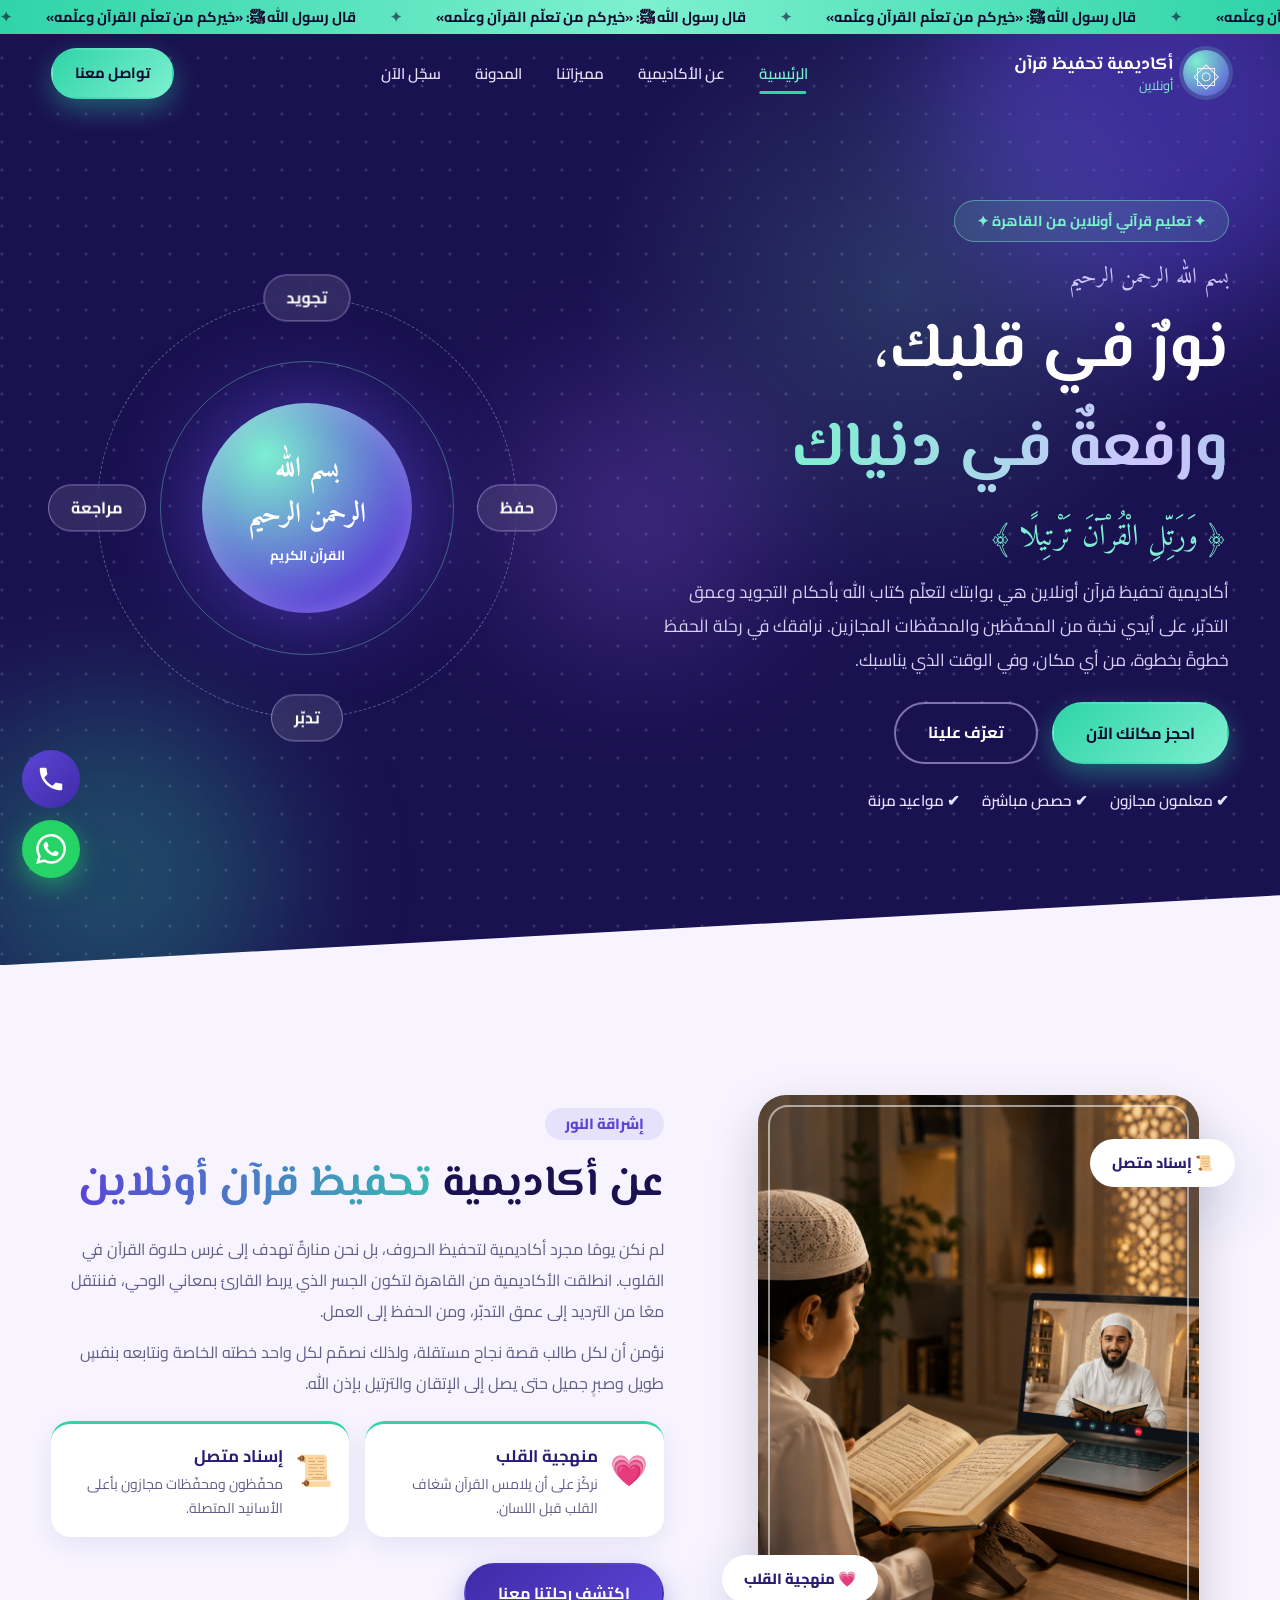
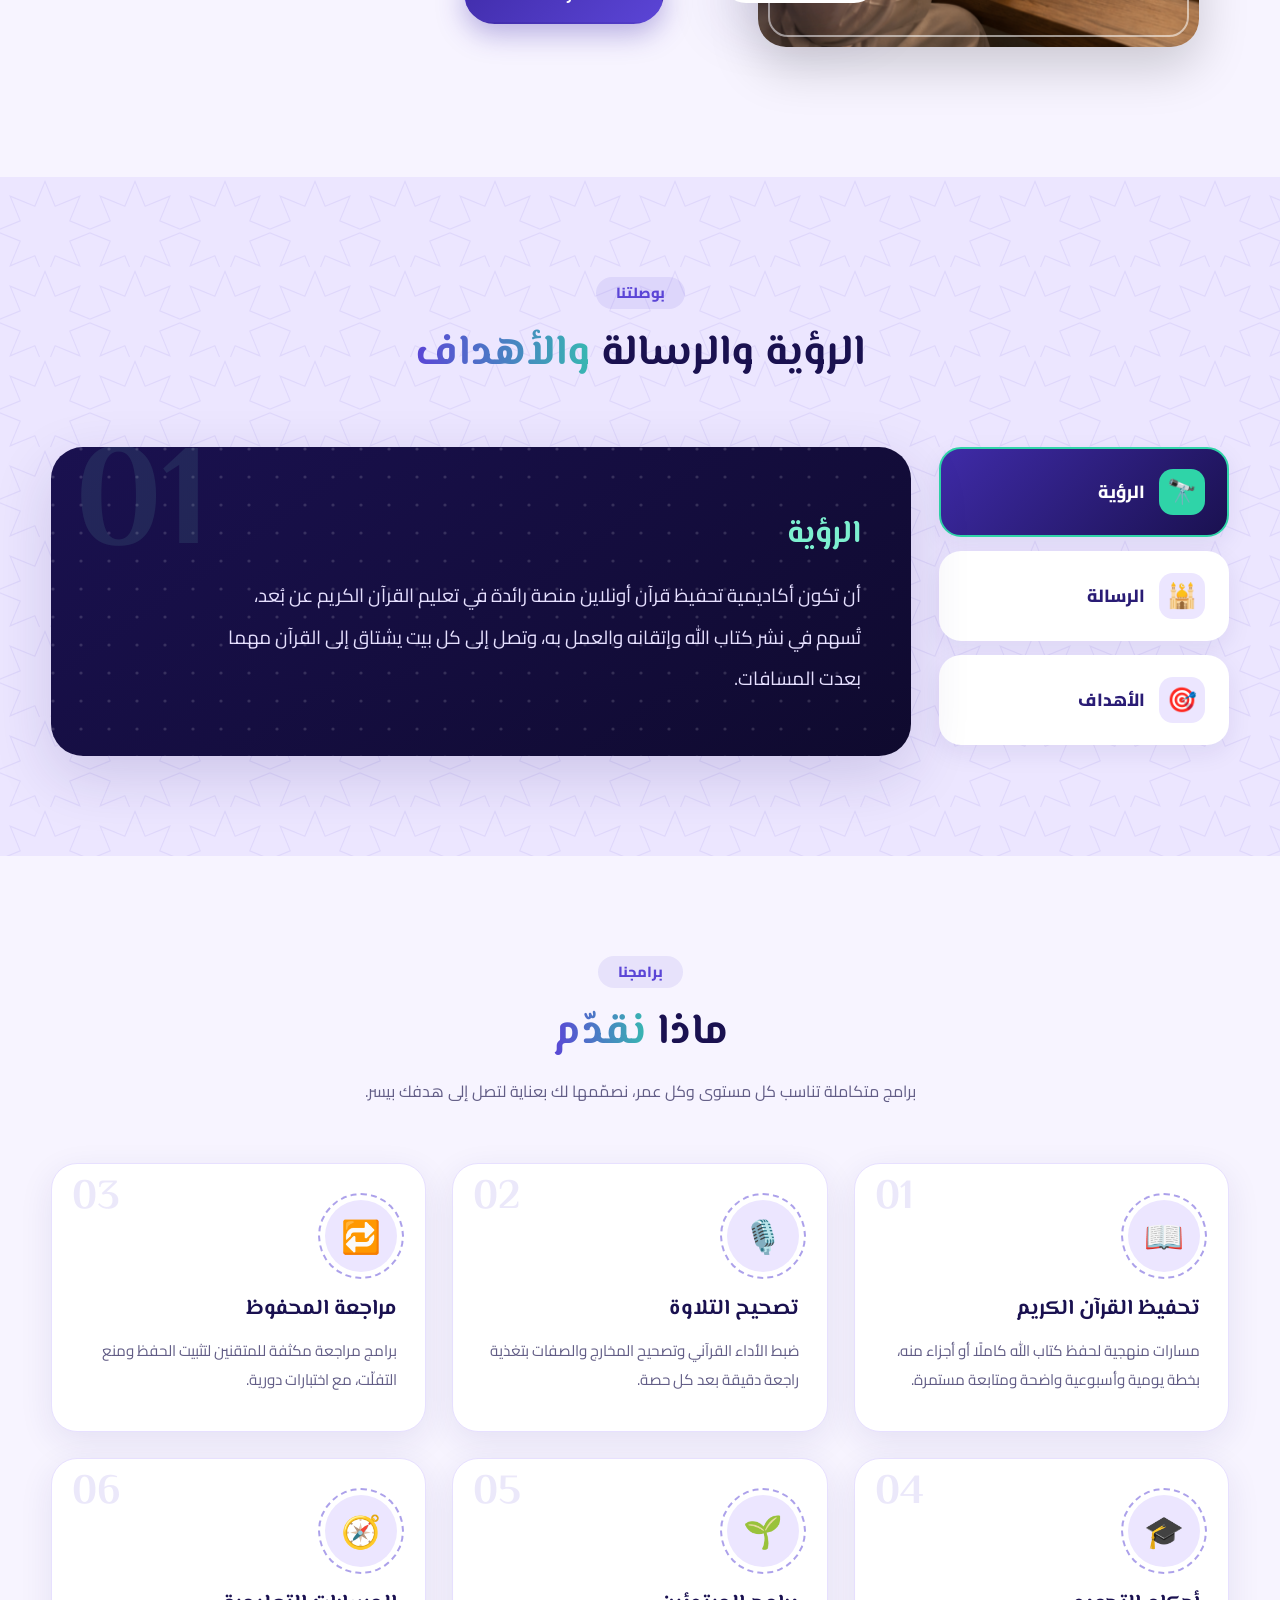
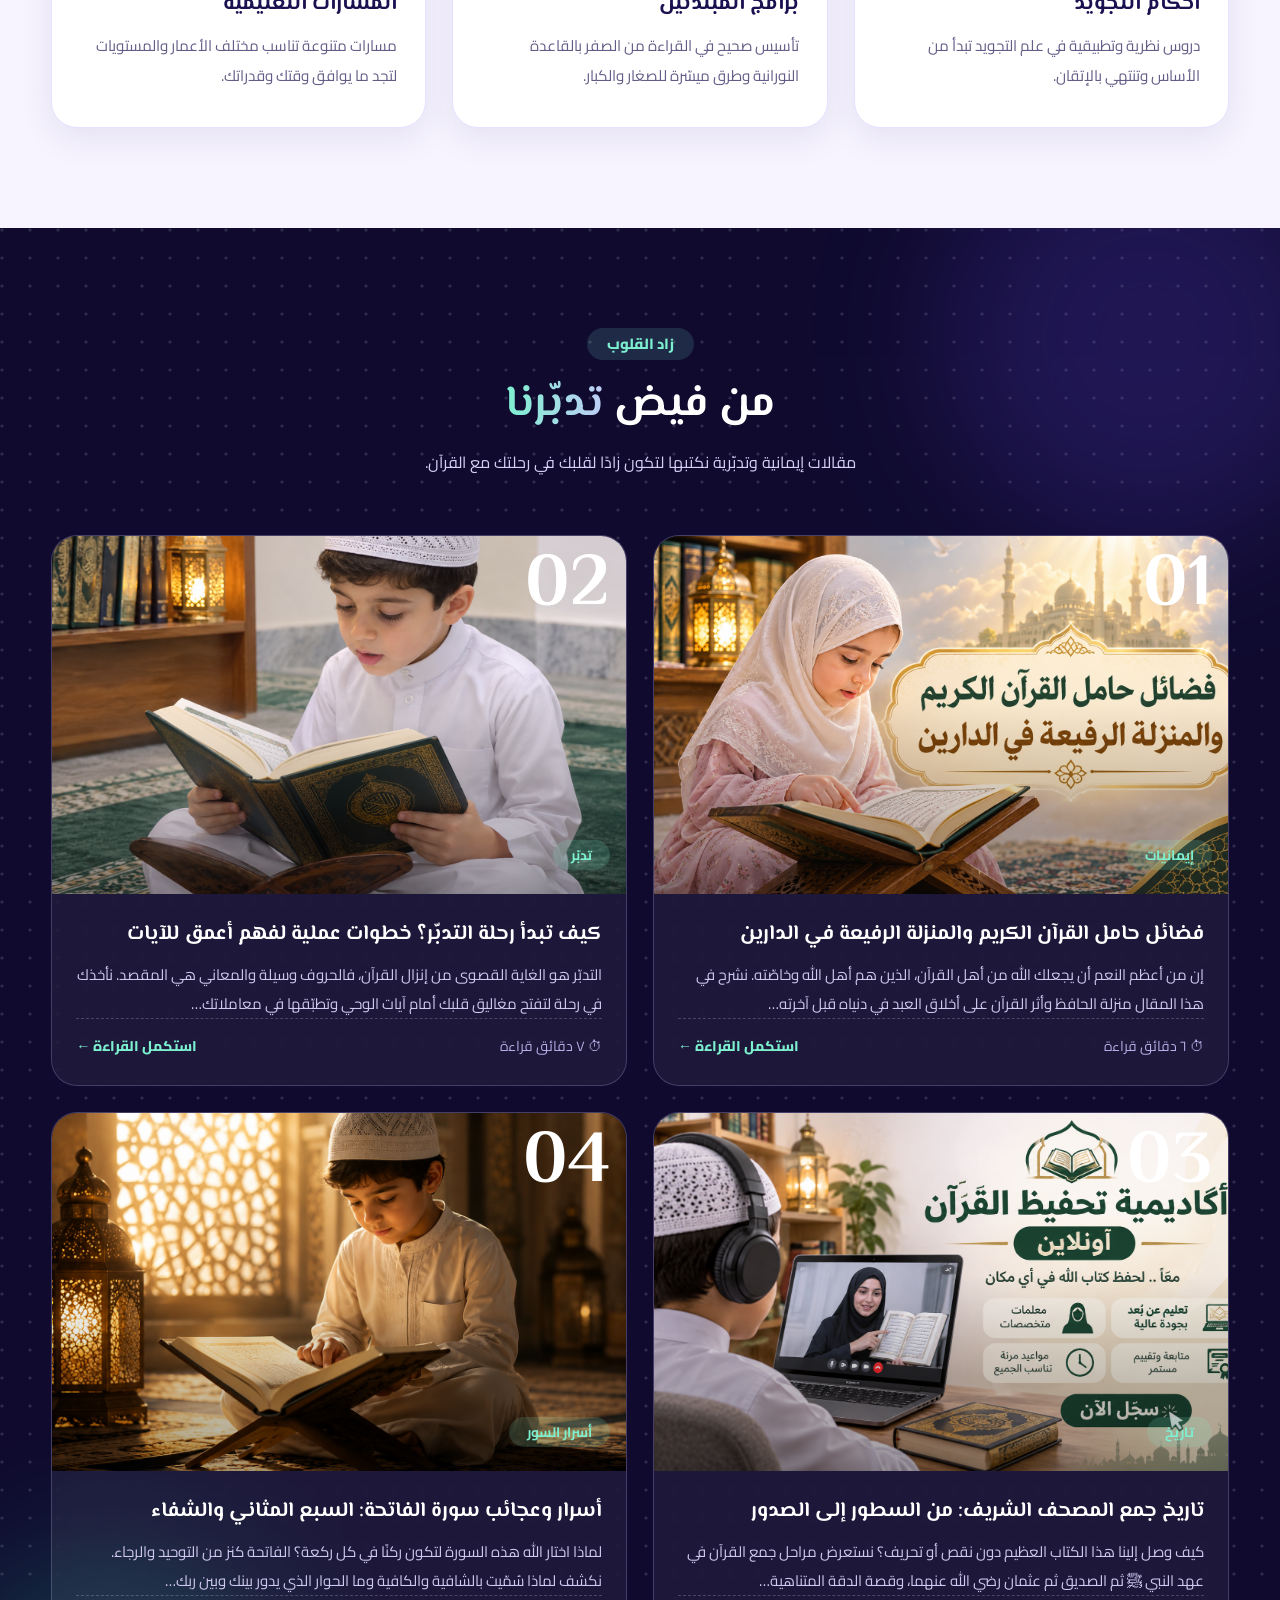
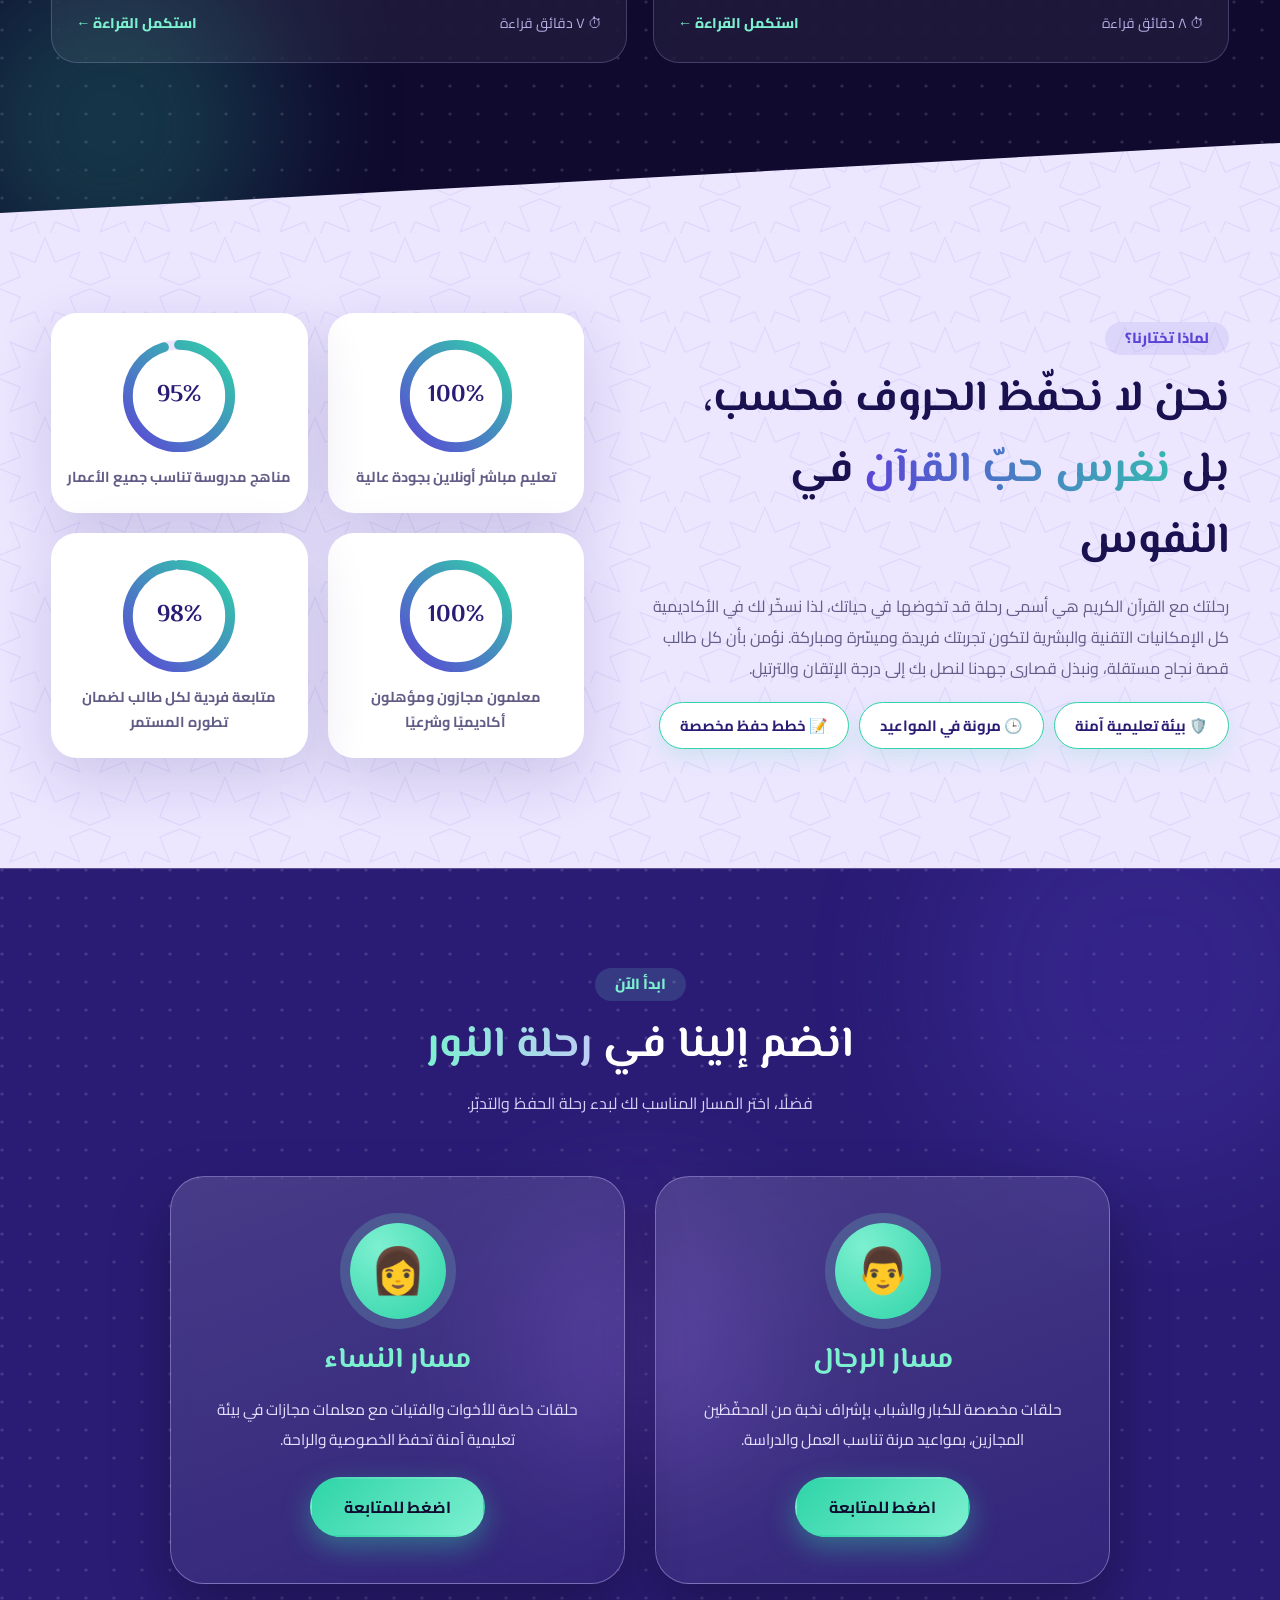
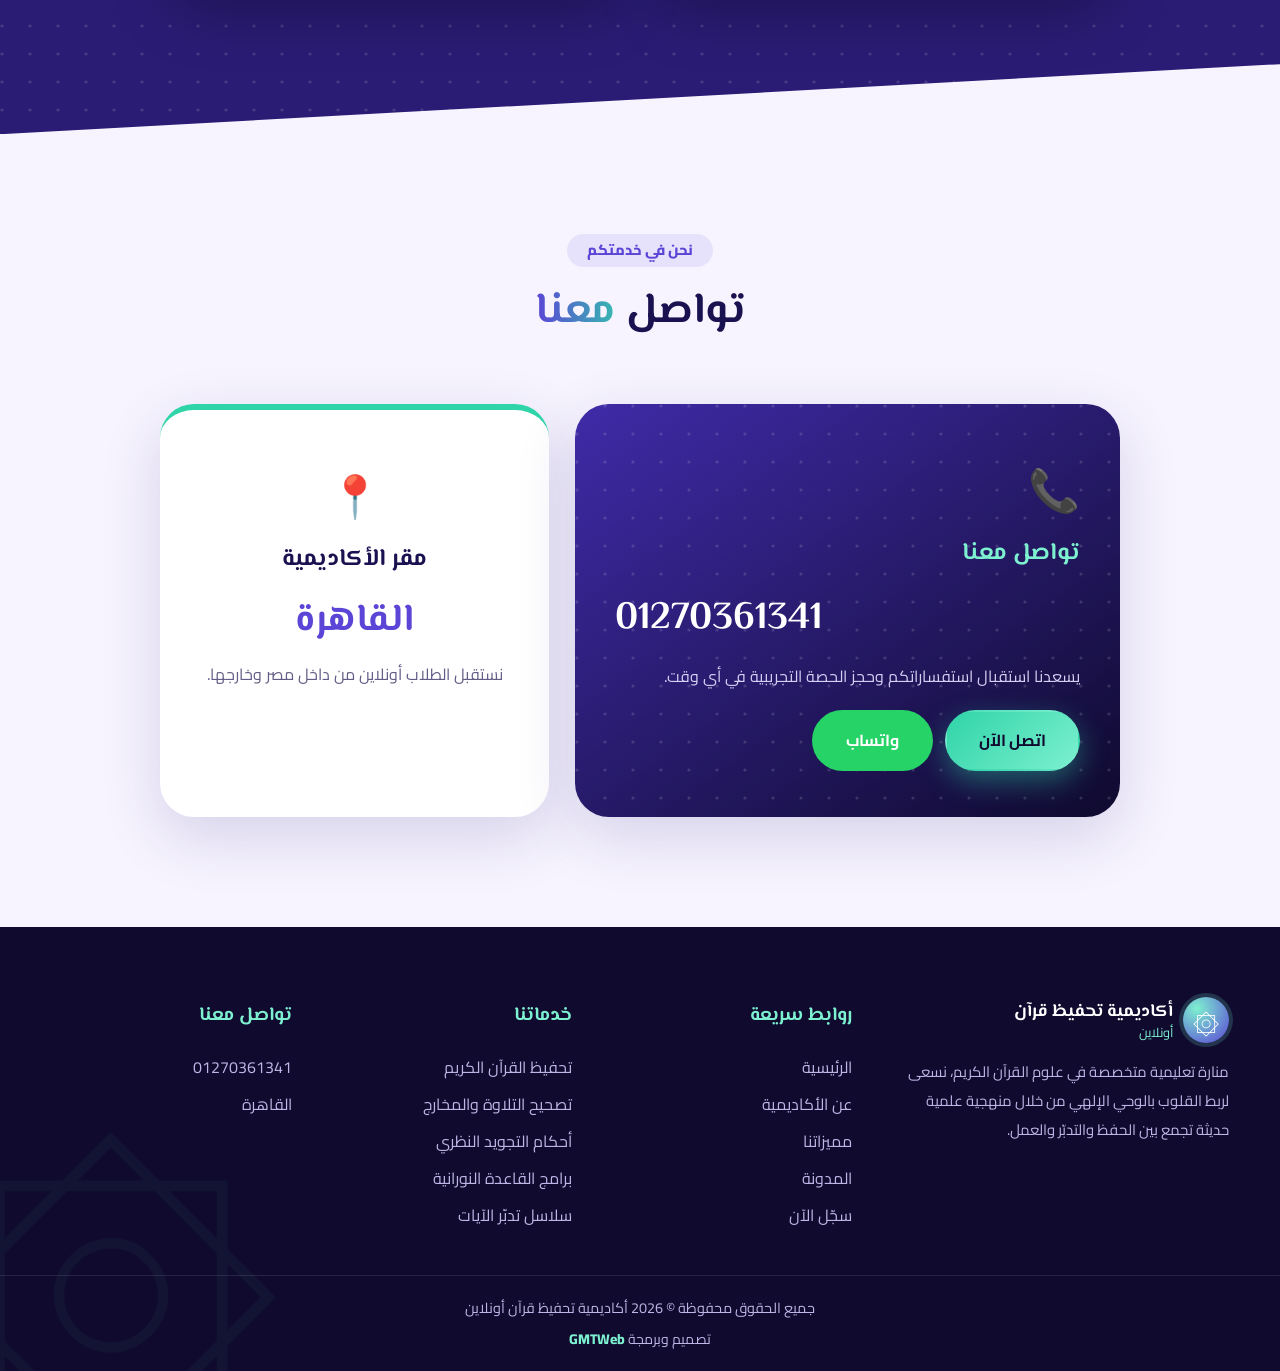
<file: index.html>
<!DOCTYPE html>
<html lang="ar" dir="rtl">
<head>
  <meta charset="UTF-8">
  <meta name="viewport" content="width=device-width, initial-scale=1.0">
  <title>أكاديمية تحفيظ قرآن أونلاين | القاهرة</title>
  <meta name="description" content="أكاديمية تحفيظ قرآن أونلاين في القاهرة: تحفيظ وتجويد وتصحيح تلاوة ومراجعة على يد نخبة من المحفّظين والمحفّظات المجازين.">
  <link rel="preconnect" href="https://fonts.googleapis.com">
  <link rel="preconnect" href="https://fonts.gstatic.com" crossorigin>
  <link href="https://fonts.googleapis.com/css2?family=Amiri:wght@400;700&family=Cairo:wght@300;400;600;700;800&family=El+Messiri:wght@500;600;700&display=swap" rel="stylesheet">
  <link rel="stylesheet" href="style.css">
</head>
<body>

  <!-- ================= HEADER ================= -->
  <div class="site-header" id="siteHeader">
    <div class="topbar">
      <div class="topbar-track">
        <span>قال رسول الله ﷺ: «خيركم من تعلّم القرآن وعلّمه»</span><i>✦</i>
        <span>قال رسول الله ﷺ: «خيركم من تعلّم القرآن وعلّمه»</span><i>✦</i>
        <span>قال رسول الله ﷺ: «خيركم من تعلّم القرآن وعلّمه»</span><i>✦</i>
        <span>قال رسول الله ﷺ: «خيركم من تعلّم القرآن وعلّمه»</span><i>✦</i>
        <span>قال رسول الله ﷺ: «خيركم من تعلّم القرآن وعلّمه»</span><i>✦</i>
        <span>قال رسول الله ﷺ: «خيركم من تعلّم القرآن وعلّمه»</span><i>✦</i>
      </div>
    </div>
    <nav class="nav">
      <div class="container nav-in">
        <a href="#home" class="logo">
          <span class="logo-mark">۞</span>
          <span class="logo-text"><b>أكاديمية تحفيظ قرآن</b><small>أونلاين</small></span>
        </a>
        <ul class="menu" id="menu">
          <li><a href="#home" data-sec="home" class="active">الرئيسية</a></li>
          <li><a href="#about" data-sec="about">عن الأكاديمية</a></li>
          <li><a href="#features" data-sec="features">مميزاتنا</a></li>
          <li><a href="#blog" data-sec="blog">المدونة</a></li>
          <li><a href="#register" data-sec="register">سجّل الآن</a></li>
          <li class="menu-wa"><a href="https://wa.me/201270361341" target="_blank" rel="noopener">تواصل معنا</a></li>
        </ul>
        <div class="nav-end">
          <a href="https://wa.me/201270361341" target="_blank" rel="noopener" class="btn btn-mint btn-sm nav-wa">تواصل معنا</a>
          <button class="burger" id="burger" aria-label="القائمة"><span></span><span></span><span></span></button>
        </div>
      </div>
    </nav>
  </div>

  <!-- ================= HERO ================= -->
  <section class="hero cut" id="home">
    <div class="blob b1"></div><div class="blob b2"></div><div class="blob b3"></div>
    <div class="spot"></div>
    <div class="container hero-grid">
      <div class="hero-text reveal-r">
        <span class="pill">✦ تعليم قرآني أونلاين من القاهرة ✦</span>
        <p class="basmala">بسم الله الرحمن الرحيم</p>
        <h1>نورٌ في قلبك،<br><span class="grad">ورفعةٌ في دنياك</span></h1>
        <p class="hero-verse">﴿ وَرَتِّلِ الْقُرْآنَ تَرْتِيلًا ﴾</p>
        <p class="hero-desc">
          أكاديمية تحفيظ قرآن أونلاين هي بوابتك لتعلّم كتاب الله بأحكام التجويد وعمق التدبّر،
          على أيدي نخبة من المحفّظين والمحفّظات المجازين. نرافقك في رحلة الحفظ خطوةً بخطوة،
          من أي مكان، وفي الوقت الذي يناسبك.
        </p>
        <div class="hero-btns">
          <button class="btn btn-mint" data-open-modal data-track="حجز عام">احجز مكانك الآن</button>
          <a href="#about" class="btn btn-line">تعرّف علينا</a>
        </div>
        <ul class="hero-checks">
          <li>✔ معلمون مجازون</li>
          <li>✔ حصص مباشرة</li>
          <li>✔ مواعيد مرنة</li>
        </ul>
      </div>

      <div class="hero-visual reveal-z">
        <div class="orbit">
          <div class="o-ring o-r1"></div>
          <div class="o-ring o-r2"></div>
          <div class="o-spin">
            <span class="o-chip oc1">تجويد</span>
            <span class="o-chip oc2">حفظ</span>
            <span class="o-chip oc3">تدبّر</span>
            <span class="o-chip oc4">مراجعة</span>
          </div>
           <div class="o-core"><span class="o-bis">بسم الله<br>الرحمن الرحيم</span><small>القرآن الكريم</small></div>        </div>
      </div>
    </div>
  </section>

  <!-- ================= ABOUT ================= -->
  <section class="section about after-cut" id="about">
    <div class="container about-grid">
      <div class="about-visual reveal-l">
  <div class="about-photo">
    <img src="images/about.png" alt="طالبة تقرأ القرآن في أكاديمية تحفيظ قرآن أونلاين" loading="lazy">
  </div>
  <div class="glass-chip gc-1">📜 إسناد متصل</div>
  <div class="glass-chip gc-2">💗 منهجية القلب</div>
</div>

      <div class="about-text reveal-r">
        <span class="label">إشراقة النور</span>
        <h2 class="h2">عن أكاديمية <span class="grad">تحفيظ قرآن أونلاين</span></h2>
        <p>
          لم نكن يومًا مجرد أكاديمية لتحفيظ الحروف، بل نحن منارةٌ تهدف إلى غرس حلاوة القرآن في القلوب.
          انطلقت الأكاديمية من القاهرة لتكون الجسر الذي يربط القارئ بمعاني الوحي،
          فننتقل معًا من الترديد إلى عمق التدبّر، ومن الحفظ إلى العمل.
        </p>
        <p>
          نؤمن أن لكل طالب قصة نجاح مستقلة، ولذلك نصمّم لكل واحد خطته الخاصة ونتابعه بنفسٍ طويل
          وصبرٍ جميل حتى يصل إلى الإتقان والترتيل بإذن الله.
        </p>
        <div class="about-feats">
          <div class="feat"><span>💗</span><div><h4>منهجية القلب</h4><p>نركّز على أن يلامس القرآن شغاف القلب قبل اللسان.</p></div></div>
          <div class="feat"><span>📜</span><div><h4>إسناد متصل</h4><p>محفّظون ومحفّظات مجازون بأعلى الأسانيد المتصلة.</p></div></div>
        </div>
        <a href="#register" class="btn btn-violet">اكتشف رحلتنا معنا</a>
      </div>
    </div>
  </section>

  <!-- ================= VISION / MISSION / GOALS ================= -->
  <section class="section vmg">
    <div class="container">
      <div class="head reveal">
        <span class="label">بوصلتنا</span>
        <h2 class="h2">الرؤية والرسالة <span class="grad">والأهداف</span></h2>
      </div>
      <div class="vmg-wrap reveal">
        <div class="vmg-tabs" id="vmgTabs">
          <button class="vtab active" data-v="v1"><span>🔭</span>الرؤية</button>
          <button class="vtab" data-v="v2"><span>🕌</span>الرسالة</button>
          <button class="vtab" data-v="v3"><span>🎯</span>الأهداف</button>
        </div>
        <div class="vmg-panels">
          <div class="vpanel active" id="v1">
            <b class="vbig">01</b>
            <h3>الرؤية</h3>
            <p>أن تكون أكاديمية تحفيظ قرآن أونلاين منصة رائدة في تعليم القرآن الكريم عن بُعد، تُسهم في نشر كتاب الله وإتقانه والعمل به، وتصل إلى كل بيت يشتاق إلى القرآن مهما بعدت المسافات.</p>
          </div>
          <div class="vpanel" id="v2">
            <b class="vbig">02</b>
            <h3>الرسالة</h3>
            <p>تقديم تعليم قرآني متميز يجمع بين أصالة التلقّي وحداثة الوسائل، مع التركيز على تدبّر المعاني والعمل بها، لبناء شخصية مسلمة متزنة ومعتزّة بدينها وقادرة على التأثير في مجتمعها.</p>
          </div>
          <div class="vpanel" id="v3">
            <b class="vbig">03</b>
            <h3>الأهداف</h3>
            <p>تيسير حفظ القرآن الكريم لجميع الفئات، وإتقان أحكام التجويد، ونشر ثقافة تدبّر الآيات، وتخريج أجيال حافظة لكتاب الله قولًا وفعلًا وخُلقًا.</p>
          </div>
        </div>
      </div>
    </div>
  </section>

  <!-- ================= SERVICES ================= -->
  <section class="section services" id="services">
    <div class="container">
      <div class="head reveal">
        <span class="label">برامجنا</span>
        <h2 class="h2">ماذا <span class="grad">نقدّم</span></h2>
        <p class="sub">برامج متكاملة تناسب كل مستوى وكل عمر، نصمّمها لك بعناية لتصل إلى هدفك بيسر.</p>
      </div>
      <div class="srv-grid">
        <article class="srv reveal" data-tilt><span class="srv-n">01</span><div class="srv-ico">📖</div><h3>تحفيظ القرآن الكريم</h3><p>مسارات منهجية لحفظ كتاب الله كاملًا أو أجزاء منه، بخطة يومية وأسبوعية واضحة ومتابعة مستمرة.</p></article>
        <article class="srv reveal" data-tilt><span class="srv-n">02</span><div class="srv-ico">🎙️</div><h3>تصحيح التلاوة</h3><p>ضبط الأداء القرآني وتصحيح المخارج والصفات بتغذية راجعة دقيقة بعد كل حصة.</p></article>
        <article class="srv reveal" data-tilt><span class="srv-n">03</span><div class="srv-ico">🔁</div><h3>مراجعة المحفوظ</h3><p>برامج مراجعة مكثفة للمتقنين لتثبيت الحفظ ومنع التفلّت، مع اختبارات دورية.</p></article>
        <article class="srv reveal" data-tilt><span class="srv-n">04</span><div class="srv-ico">🎓</div><h3>أحكام التجويد</h3><p>دروس نظرية وتطبيقية في علم التجويد تبدأ من الأساس وتنتهي بالإتقان.</p></article>
        <article class="srv reveal" data-tilt><span class="srv-n">05</span><div class="srv-ico">🌱</div><h3>برامج المبتدئين</h3><p>تأسيس صحيح في القراءة من الصفر بالقاعدة النورانية وطرق ميسّرة للصغار والكبار.</p></article>
        <article class="srv reveal" data-tilt><span class="srv-n">06</span><div class="srv-ico">🧭</div><h3>المسارات التعليمية</h3><p>مسارات متنوعة تناسب مختلف الأعمار والمستويات لتجد ما يوافق وقتك وقدراتك.</p></article>
      </div>
    </div>
  </section>

  <!-- ================= BLOG ================= -->
  <section class="section blog cut" id="blog">
    <div class="blob b1 soft"></div><div class="blob b2 soft"></div>
    <div class="container">
      <div class="head reveal light">
        <span class="label">زاد القلوب</span>
        <h2 class="h2">من فيض <span class="grad">تدبّرنا</span></h2>
        <p class="sub">مقالات إيمانية وتدبّرية نكتبها لتكون زادًا لقلبك في رحلتك مع القرآن.</p>
      </div>
      <div class="post-grid">

  <a class="post reveal" href="details.html?id=1">
    <div class="post-img">
      <img src="images/blog2.png" alt="فضائل حامل القرآن الكريم" loading="lazy">
      <b class="post-n">01</b>
      <span class="post-tag">إيمانيات</span>
    </div>
    <div class="post-body">
      <h3>فضائل حامل القرآن الكريم والمنزلة الرفيعة في الدارين</h3>
      <p>إن من أعظم النعم أن يجعلك الله من أهل القرآن، الذين هم أهل الله وخاصّته. نشرح في هذا المقال منزلة الحافظ وأثر القرآن على أخلاق العبد في دنياه قبل آخرته…</p>
      <span class="post-foot"><em>⏱ ٦ دقائق قراءة</em><u>استكمل القراءة ←</u></span>
    </div>
  </a>

  <a class="post reveal" href="details.html?id=2">
    <div class="post-img">
      <img src="images/blog1.png" alt="كيف تبدأ رحلة التدبّر" loading="lazy">
      <b class="post-n">02</b>
      <span class="post-tag">تدبّر</span>
    </div>
    <div class="post-body">
      <h3>كيف تبدأ رحلة التدبّر؟ خطوات عملية لفهم أعمق للآيات</h3>
      <p>التدبّر هو الغاية القصوى من إنزال القرآن، فالحروف وسيلة والمعاني هي المقصد. نأخذك في رحلة لتفتح مغاليق قلبك أمام آيات الوحي وتطبّقها في معاملاتك…</p>
      <span class="post-foot"><em>⏱ ٧ دقائق قراءة</em><u>استكمل القراءة ←</u></span>
    </div>
  </a>

  <a class="post reveal" href="details.html?id=3">
    <div class="post-img">
      <img src="images/blog3.png" alt="تاريخ جمع المصحف الشريف" loading="lazy">
      <b class="post-n">03</b>
      <span class="post-tag">تاريخ</span>
    </div>
    <div class="post-body">
      <h3>تاريخ جمع المصحف الشريف: من السطور إلى الصدور</h3>
      <p>كيف وصل إلينا هذا الكتاب العظيم دون نقص أو تحريف؟ نستعرض مراحل جمع القرآن في عهد النبي ﷺ ثم الصديق ثم عثمان رضي الله عنهما، وقصة الدقة المتناهية…</p>
      <span class="post-foot"><em>⏱ ٨ دقائق قراءة</em><u>استكمل القراءة ←</u></span>
    </div>
  </a>

  <a class="post reveal" href="details.html?id=4">
    <div class="post-img">
      <img src="images/blog4.png" alt="أسرار سورة الفاتحة" loading="lazy">
      <b class="post-n">04</b>
      <span class="post-tag">أسرار السور</span>
    </div>
    <div class="post-body">
      <h3>أسرار وعجائب سورة الفاتحة: السبع المثاني والشفاء</h3>
      <p>لماذا اختار الله هذه السورة لتكون ركنًا في كل ركعة؟ الفاتحة كنز من التوحيد والرجاء. نكشف لماذا سُمّيت بالشافية والكافية وما الحوار الذي يدور بينك وبين ربك…</p>
      <span class="post-foot"><em>⏱ ٧ دقائق قراءة</em><u>استكمل القراءة ←</u></span>
    </div>
  </a>

</div>
    </div>
  </section>

  <!-- ================= FEATURES ================= -->
  <section class="section features after-cut" id="features">
    <svg width="0" height="0" style="position:absolute"><defs>
      <linearGradient id="rg" x1="0" y1="0" x2="1" y2="1"><stop offset="0" stop-color="#5b45d6"/><stop offset="1" stop-color="#2fd4a8"/></linearGradient>
    </defs></svg>
    <div class="container features-grid">
      <div class="features-text reveal-r">
        <span class="label">لماذا تختارنا؟</span>
        <h2 class="h2">نحن لا نحفّظ الحروف فحسب،<br>بل <span class="grad">نغرس حبّ القرآن</span> في النفوس</h2>
        <p>
          رحلتك مع القرآن الكريم هي أسمى رحلة قد تخوضها في حياتك، لذا نسخّر لك في الأكاديمية كل الإمكانيات
          التقنية والبشرية لتكون تجربتك فريدة وميسّرة ومباركة. نؤمن بأن كل طالب قصة نجاح مستقلة،
          ونبذل قصارى جهدنا لنصل بك إلى درجة الإتقان والترتيل.
        </p>
        <ul class="tags">
          <li>🛡️ بيئة تعليمية آمنة</li>
          <li>🕒 مرونة في المواعيد</li>
          <li>📝 خطط حفظ مخصصة</li>
        </ul>
      </div>

      <div class="rings reveal-l">
        <div class="ring-item">
          <div class="ring-svg"><svg viewBox="0 0 120 120"><circle class="rb" cx="60" cy="60" r="52"/><circle class="rf" cx="60" cy="60" r="52" data-p="100" transform="rotate(-90 60 60)"/></svg><b class="pnum" data-target="100">0%</b></div>
          <span>تعليم مباشر أونلاين بجودة عالية</span>
        </div>
        <div class="ring-item">
          <div class="ring-svg"><svg viewBox="0 0 120 120"><circle class="rb" cx="60" cy="60" r="52"/><circle class="rf" cx="60" cy="60" r="52" data-p="95" transform="rotate(-90 60 60)"/></svg><b class="pnum" data-target="95">0%</b></div>
          <span>مناهج مدروسة تناسب جميع الأعمار</span>
        </div>
        <div class="ring-item">
          <div class="ring-svg"><svg viewBox="0 0 120 120"><circle class="rb" cx="60" cy="60" r="52"/><circle class="rf" cx="60" cy="60" r="52" data-p="100" transform="rotate(-90 60 60)"/></svg><b class="pnum" data-target="100">0%</b></div>
          <span>معلمون مجازون ومؤهلون أكاديميًا وشرعيًا</span>
        </div>
        <div class="ring-item">
          <div class="ring-svg"><svg viewBox="0 0 120 120"><circle class="rb" cx="60" cy="60" r="52"/><circle class="rf" cx="60" cy="60" r="52" data-p="98" transform="rotate(-90 60 60)"/></svg><b class="pnum" data-target="98">0%</b></div>
          <span>متابعة فردية لكل طالب لضمان تطوره المستمر</span>
        </div>
      </div>
    </div>
  </section>

  <!-- ================= JOIN ================= -->
  <section class="section join cut" id="register">
    <div class="blob b1 soft"></div><div class="blob b3 soft"></div>
    <div class="container">
      <div class="head reveal light">
        <span class="label">ابدأ الآن</span>
        <h2 class="h2">انضم إلينا في <span class="grad">رحلة النور</span></h2>
        <p class="sub">فضلًا، اختر المسار المناسب لك لبدء رحلة الحفظ والتدبّر.</p>
      </div>
      <div class="join-grid">
        <article class="join-card reveal-r" data-tilt>
          <div class="join-ico">👨</div>
          <h3>مسار الرجال</h3>
          <p>حلقات مخصصة للكبار والشباب بإشراف نخبة من المحفّظين المجازين، بمواعيد مرنة تناسب العمل والدراسة.</p>
          <button class="btn btn-mint" data-open-modal data-track="مسار الرجال">اضغط للمتابعة</button>
        </article>
        <article class="join-card reveal-l" data-tilt>
          <div class="join-ico">👩</div>
          <h3>مسار النساء</h3>
          <p>حلقات خاصة للأخوات والفتيات مع معلمات مجازات في بيئة تعليمية آمنة تحفظ الخصوصية والراحة.</p>
          <button class="btn btn-mint" data-open-modal data-track="مسار النساء">اضغط للمتابعة</button>
        </article>
      </div>
    </div>
  </section>

  <!-- ================= CONTACT ================= -->
  <section class="section contact after-cut" id="contact">
    <div class="container">
      <div class="head reveal">
        <span class="label">نحن في خدمتكم</span>
        <h2 class="h2">تواصل <span class="grad">معنا</span></h2>
      </div>
      <div class="contact-grid">
        <div class="c-main reveal-r">
          <div class="c-ico">📞</div>
          <h3>تواصل معنا</h3>
          <p class="c-num" dir="ltr">01270361341</p>
          <p class="c-txt">يسعدنا استقبال استفساراتكم وحجز الحصة التجريبية في أي وقت.</p>
          <div class="c-btns">
            <a href="tel:01270361341" class="btn btn-mint">اتصل الآن</a>
            <a href="https://wa.me/201270361341" target="_blank" rel="noopener" class="btn btn-wa">واتساب</a>
          </div>
        </div>
        <div class="c-loc reveal-l">
          <div class="c-ico">📍</div>
          <h3>مقر الأكاديمية</h3>
          <p class="c-city">القاهرة</p>
          <p class="c-txt dark">نستقبل الطلاب أونلاين من داخل مصر وخارجها.</p>
        </div>
      </div>
    </div>
  </section>

  <!-- ================= FOOTER ================= -->
  <footer class="footer">
    <div class="container footer-grid">
      <div>
        <a href="#home" class="logo"><span class="logo-mark">۞</span><span class="logo-text"><b>أكاديمية تحفيظ قرآن</b><small>أونلاين</small></span></a>
        <p class="foot-about">منارة تعليمية متخصصة في علوم القرآن الكريم، نسعى لربط القلوب بالوحي الإلهي من خلال منهجية علمية حديثة تجمع بين الحفظ والتدبّر والعمل.</p>
      </div>
      <div>
        <h4>روابط سريعة</h4>
        <ul>
          <li><a href="#home">الرئيسية</a></li>
          <li><a href="#about">عن الأكاديمية</a></li>
          <li><a href="#features">مميزاتنا</a></li>
          <li><a href="#blog">المدونة</a></li>
          <li><a href="#register">سجّل الآن</a></li>
        </ul>
      </div>
      <div>
        <h4>خدماتنا</h4>
        <ul>
          <li><a href="#services">تحفيظ القرآن الكريم</a></li>
          <li><a href="#services">تصحيح التلاوة والمخارج</a></li>
          <li><a href="#services">أحكام التجويد النظري</a></li>
          <li><a href="#services">برامج القاعدة النورانية</a></li>
          <li><a href="details.html?id=2">سلاسل تدبّر الآيات</a></li>
        </ul>
      </div>
      <div>
        <h4>تواصل معنا</h4>
        <ul>
          <li dir="ltr" style="text-align:right">01270361341</li>
          <li>القاهرة</li>
        </ul>
      </div>
    </div>
      <div class="copy">
    <span>جميع الحقوق محفوظة © <span id="year">2026</span> أكاديمية تحفيظ قرآن أونلاين</span>
    <span class="credit">تصميم وبرمجة <a href="https://www.facebook.com/share/17UzqgSwiu/" target="_blank" rel="noopener">GMTWeb</a></span>
  </div>
  </footer>
  <a href="tel:01270361341" class="float-call" aria-label="اتصل بنا">
    <svg viewBox="0 0 24 24" aria-hidden="true"><path d="M6.62 10.79c1.44 2.83 3.76 5.14 6.59 6.59l2.2-2.2c.27-.27.67-.36 1.02-.24 1.12.37 2.33.57 3.57.57.55 0 1 .45 1 1V20c0 .55-.45 1-1 1-9.39 0-17-7.61-17-17 0-.55.45-1 1-1h3.5c.55 0 1 .45 1 1 0 1.25.2 2.45.57 3.57.11.35.03.74-.25 1.02l-2.2 2.2z"/></svg>
  </a>
  <a href="https://wa.me/201270361341" target="_blank" rel="noopener" class="float-wa" aria-label="واتساب">
    <svg viewBox="0 0 24 24" aria-hidden="true"><path d="M17.472 14.382c-.297-.149-1.758-.867-2.03-.967-.273-.099-.471-.148-.67.15-.197.297-.767.966-.94 1.164-.173.199-.347.223-.644.075-.297-.15-1.255-.463-2.39-1.475-.883-.788-1.48-1.761-1.653-2.059-.173-.297-.018-.458.13-.606.134-.133.298-.347.446-.52.149-.174.198-.298.298-.497.099-.198.05-.371-.025-.52-.075-.149-.669-1.612-.916-2.207-.242-.579-.487-.5-.669-.51-.173-.008-.371-.01-.57-.01-.198 0-.52.074-.792.372-.272.297-1.04 1.016-1.04 2.479 0 1.462 1.065 2.875 1.213 3.074.149.198 2.096 3.2 5.077 4.487.709.306 1.262.489 1.694.625.712.227 1.36.195 1.871.118.571-.085 1.758-.719 2.006-1.413.248-.694.248-1.289.173-1.413-.074-.124-.272-.198-.57-.347m-5.421 7.403h-.004a9.87 9.87 0 01-5.031-1.378l-.361-.214-3.741.982.998-3.648-.235-.374a9.86 9.86 0 01-1.51-5.26c.001-5.45 4.436-9.884 9.888-9.884 2.64 0 5.122 1.03 6.988 2.898a9.825 9.825 0 012.893 6.994c-.003 5.45-4.437 9.884-9.885 9.884m8.413-18.297A11.815 11.815 0 0012.05 0C5.495 0 .16 5.335.157 11.892c0 2.096.547 4.142 1.588 5.945L.057 24l6.305-1.654a11.882 11.882 0 005.683 1.448h.005c6.554 0 11.89-5.335 11.893-11.893a11.821 11.821 0 00-3.48-8.413Z"/></svg>
  </a>

  <button class="to-top" id="toTop" aria-label="للأعلى">↑</button>

  <!-- ================= MODAL ================= -->
  <div class="modal" id="modal" aria-hidden="true">
    <div class="modal-box">
      <button class="modal-x" id="modalClose" aria-label="إغلاق">×</button>
      <div class="modal-ico">📱</div>
      <h3>التحقق من البيانات</h3>
      <p>من فضلك اكتب رقم موبايلك عشان نتواصل معاك</p>
      <p class="modal-track">المسار: <b id="modalTrack">حجز عام</b></p>
      <form id="modalForm" novalidate>
        <input type="text" id="mName" placeholder="الاسم (اختياري)">
        <input type="tel" id="mPhone" placeholder="رقم الموبايل" dir="ltr">
        <small class="err" id="mErr">يرجى إدخال رقم موبايل صحيح</small>
        <button type="submit" class="btn btn-mint btn-block">التسجيل الآن</button>
      </form>
    </div>
  </div>

  <script src="script.js"></script>
</body>
</html>
</file>
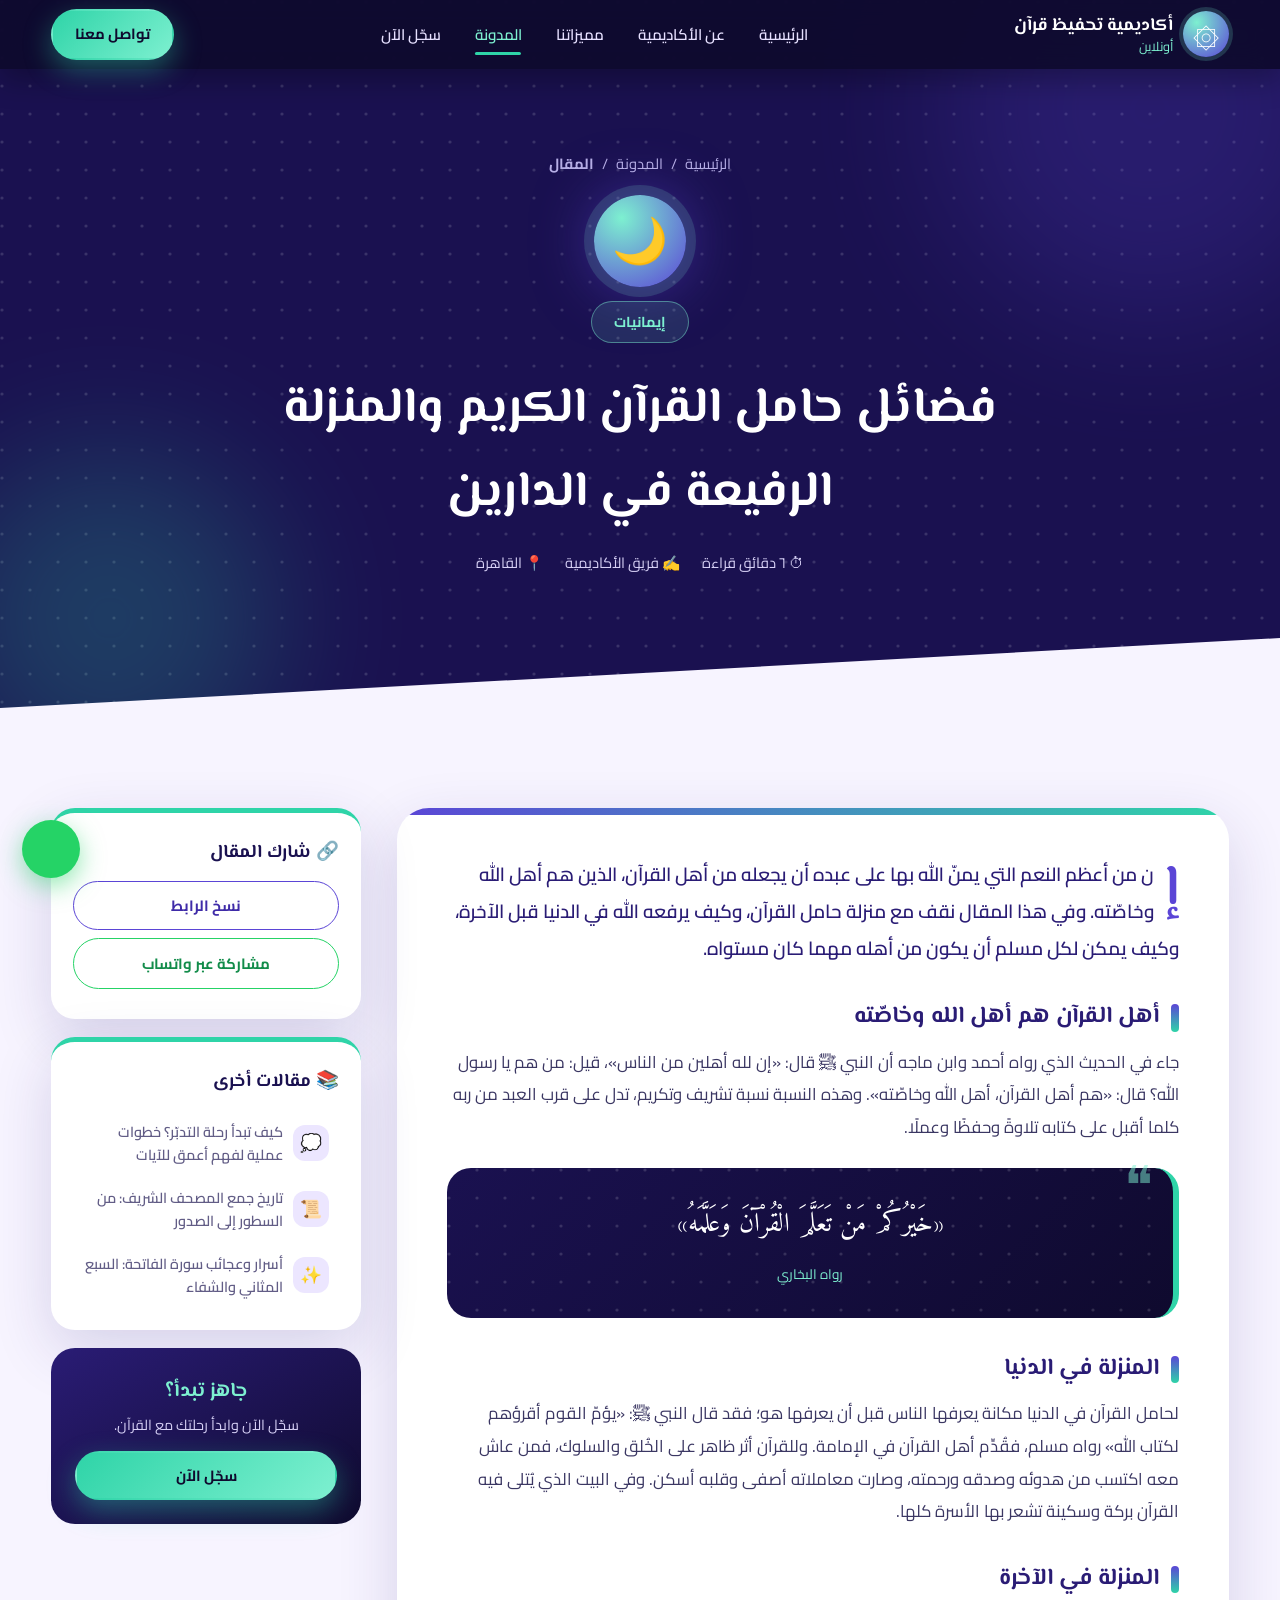
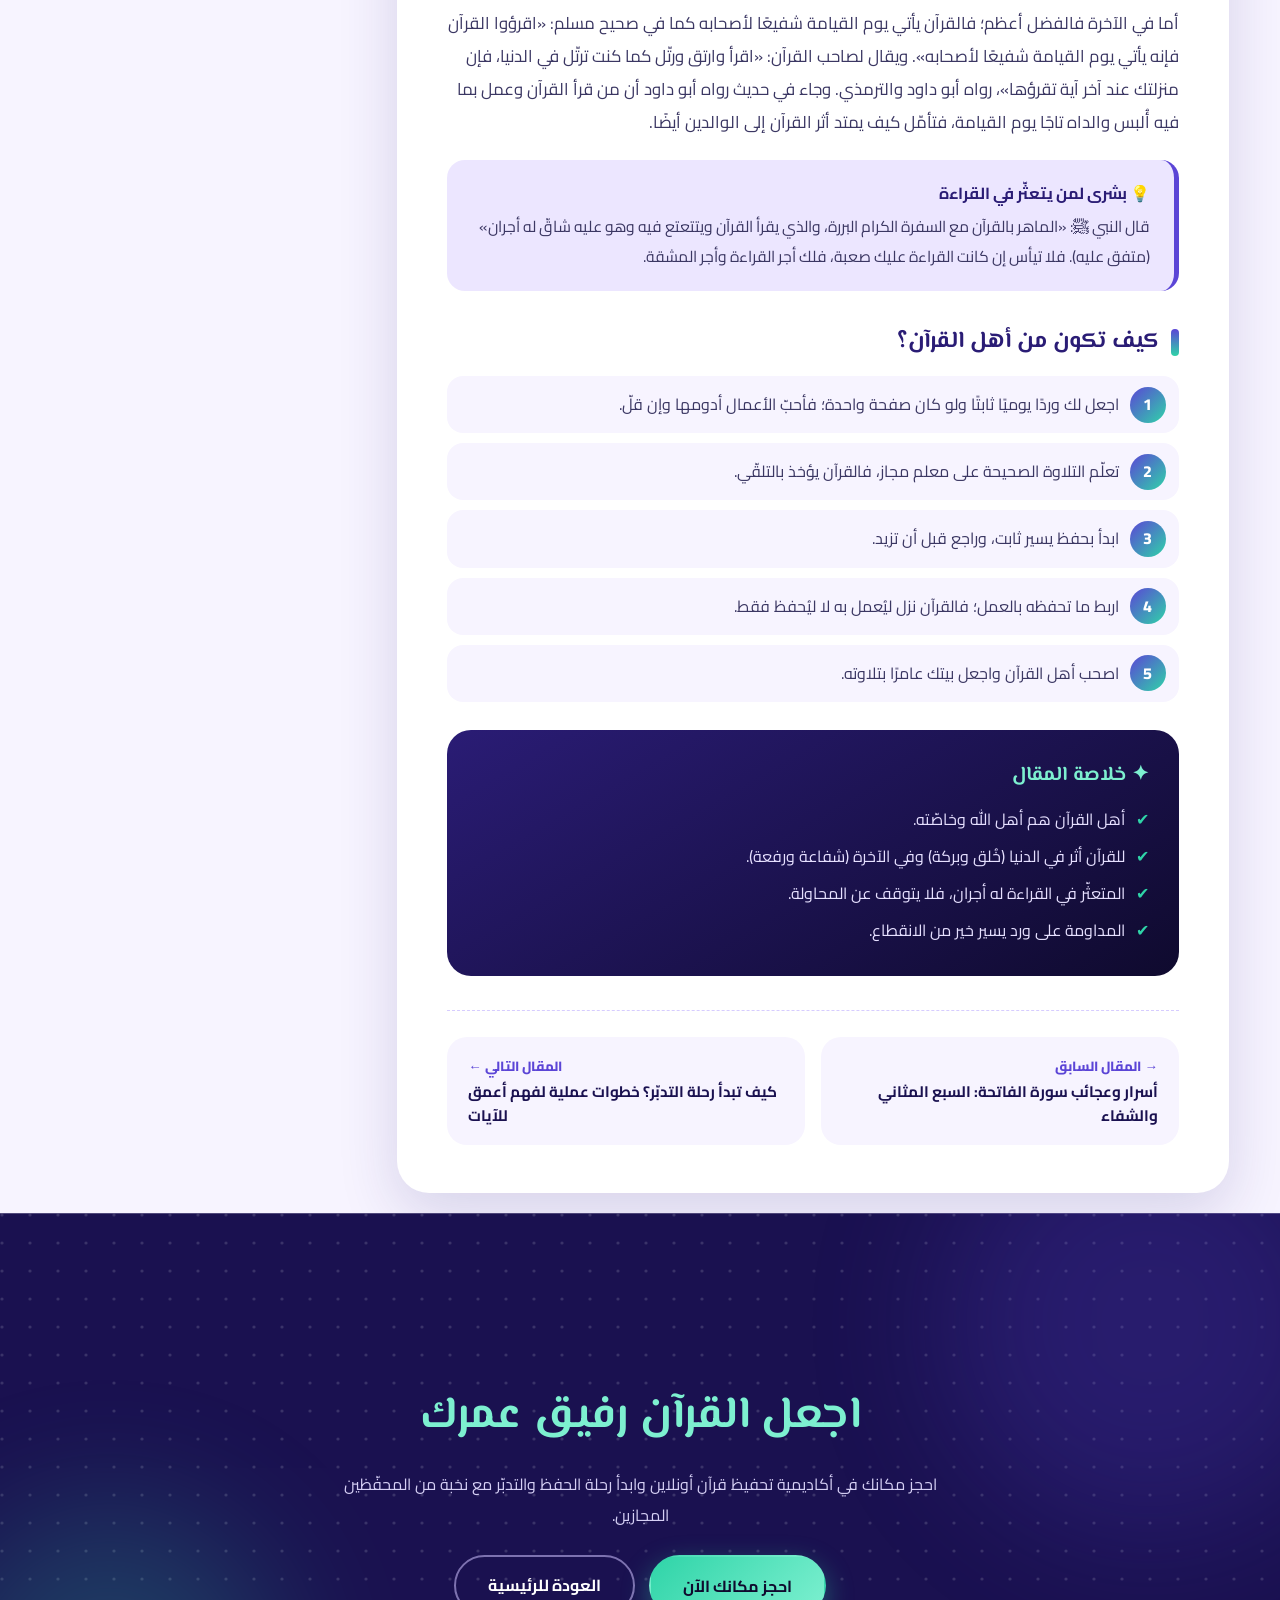
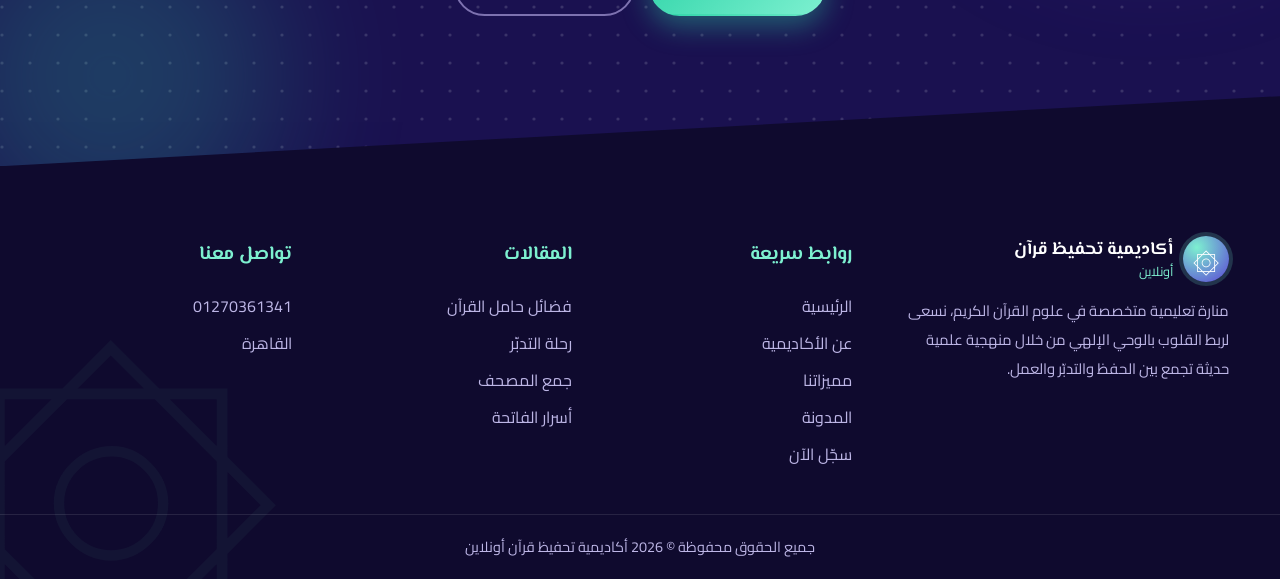
<file: details.html>
<!DOCTYPE html>
<html lang="ar" dir="rtl">
<head>
  <meta charset="UTF-8">
  <meta name="viewport" content="width=device-width, initial-scale=1.0">
  <title>تفاصيل المقال | أكاديمية تحفيظ قرآن أونلاين</title>
  <meta name="description" content="مقالات إيمانية وتدبّرية كاملة من مدونة أكاديمية تحفيظ قرآن أونلاين.">
  <link rel="preconnect" href="https://fonts.googleapis.com">
  <link rel="preconnect" href="https://fonts.gstatic.com" crossorigin>
  <link href="https://fonts.googleapis.com/css2?family=Amiri:wght@400;700&family=Cairo:wght@300;400;600;700;800&family=El+Messiri:wght@500;600;700&display=swap" rel="stylesheet">
  <link rel="stylesheet" href="style.css">
</head>
<body class="details-page">

  <div class="read-progress" id="readProgress"></div>

  <!-- ================= HEADER ================= -->
  <div class="site-header solid" id="siteHeader">
    <nav class="nav">
      <div class="container nav-in">
        <a href="index.html#home" class="logo">
          <span class="logo-mark">۞</span>
          <span class="logo-text"><b>أكاديمية تحفيظ قرآن</b><small>أونلاين</small></span>
        </a>
        <ul class="menu" id="menu">
          <li><a href="index.html#home">الرئيسية</a></li>
          <li><a href="index.html#about">عن الأكاديمية</a></li>
          <li><a href="index.html#features">مميزاتنا</a></li>
          <li><a href="index.html#blog" class="active">المدونة</a></li>
          <li><a href="index.html#register">سجّل الآن</a></li>
          <li class="menu-wa"><a href="https://wa.me/201270361341" target="_blank" rel="noopener">تواصل معنا</a></li>
        </ul>
        <div class="nav-end">
          <a href="https://wa.me/201270361341" target="_blank" rel="noopener" class="btn btn-mint btn-sm nav-wa">تواصل معنا</a>
          <button class="burger" id="burger" aria-label="القائمة"><span></span><span></span><span></span></button>
        </div>
      </div>
    </nav>
  </div>

  <!-- ================= ARTICLE HERO ================= -->
  <section class="d-hero cut">
    <div class="blob b1 soft"></div><div class="blob b2 soft"></div>
    <div class="container d-hero-in">
      <div class="crumbs"><a href="index.html">الرئيسية</a><span>/</span><a href="index.html#blog">المدونة</a><span>/</span><b>المقال</b></div>
      <div class="d-icon" id="dIcon">🌙</div>
      <span class="pill" id="dTag">إيمانيات</span>
      <h1 id="dTitle">جاري تحميل المقال…</h1>
      <div class="d-meta"><span id="dTime">⏱ ٦ دقائق قراءة</span><span>✍ فريق الأكاديمية</span><span>📍 القاهرة</span></div>
    </div>
  </section>

  <!-- ================= ARTICLE BODY ================= -->
  <section class="d-layout after-cut">
    <div class="container d-grid">

      <div class="d-main" id="artWrap">

        <!-- ===== ARTICLE 1 ===== -->
        <article class="art" data-title="فضائل حامل القرآن الكريم والمنزلة الرفيعة في الدارين" data-tag="إيمانيات" data-time="⏱ ٦ دقائق قراءة" data-icon="🌙" hidden>
          <p class="lead">إن من أعظم النعم التي يمنّ الله بها على عبده أن يجعله من أهل القرآن، الذين هم أهل الله وخاصّته. وفي هذا المقال نقف مع منزلة حامل القرآن، وكيف يرفعه الله في الدنيا قبل الآخرة، وكيف يمكن لكل مسلم أن يكون من أهله مهما كان مستواه.</p>

          <h3>أهل القرآن هم أهل الله وخاصّته</h3>
          <p>جاء في الحديث الذي رواه أحمد وابن ماجه أن النبي ﷺ قال: «إن لله أهلين من الناس»، قيل: من هم يا رسول الله؟ قال: «هم أهل القرآن، أهل الله وخاصّته». وهذه النسبة نسبة تشريف وتكريم، تدل على قرب العبد من ربه كلما أقبل على كتابه تلاوةً وحفظًا وعملًا.</p>

          <blockquote class="verse">«خَيْرُكُمْ مَنْ تَعَلَّمَ الْقُرْآنَ وَعَلَّمَهُ»<cite>رواه البخاري</cite></blockquote>

          <h3>المنزلة في الدنيا</h3>
          <p>لحامل القرآن في الدنيا مكانة يعرفها الناس قبل أن يعرفها هو؛ فقد قال النبي ﷺ: «يؤمّ القوم أقرؤهم لكتاب الله» رواه مسلم، فقُدِّم أهل القرآن في الإمامة. وللقرآن أثر ظاهر على الخُلق والسلوك، فمن عاش معه اكتسب من هدوئه وصدقه ورحمته، وصارت معاملاته أصفى وقلبه أسكن. وفي البيت الذي يُتلى فيه القرآن بركة وسكينة تشعر بها الأسرة كلها.</p>

          <h3>المنزلة في الآخرة</h3>
          <p>أما في الآخرة فالفضل أعظم؛ فالقرآن يأتي يوم القيامة شفيعًا لأصحابه كما في صحيح مسلم: «اقرؤوا القرآن فإنه يأتي يوم القيامة شفيعًا لأصحابه». ويقال لصاحب القرآن: «اقرأ وارتق ورتّل كما كنت ترتّل في الدنيا، فإن منزلتك عند آخر آية تقرؤها»، رواه أبو داود والترمذي. وجاء في حديث رواه أبو داود أن من قرأ القرآن وعمل بما فيه أُلبس والداه تاجًا يوم القيامة، فتأمّل كيف يمتد أثر القرآن إلى الوالدين أيضًا.</p>

          <div class="note-box">
            <h4>💡 بشرى لمن يتعثّر في القراءة</h4>
            <p>قال النبي ﷺ: «الماهر بالقرآن مع السفرة الكرام البررة، والذي يقرأ القرآن ويتتعتع فيه وهو عليه شاقّ له أجران» (متفق عليه). فلا تيأس إن كانت القراءة عليك صعبة، فلك أجر القراءة وأجر المشقة.</p>
          </div>

          <h3>كيف تكون من أهل القرآن؟</h3>
          <ol class="num-list">
            <li>اجعل لك وردًا يوميًا ثابتًا ولو كان صفحة واحدة؛ فأحبّ الأعمال أدومها وإن قلّ.</li>
            <li>تعلّم التلاوة الصحيحة على معلم مجاز، فالقرآن يؤخذ بالتلقّي.</li>
            <li>ابدأ بحفظ يسير ثابت، وراجع قبل أن تزيد.</li>
            <li>اربط ما تحفظه بالعمل؛ فالقرآن نزل ليُعمل به لا ليُحفظ فقط.</li>
            <li>اصحب أهل القرآن واجعل بيتك عامرًا بتلاوته.</li>
          </ol>

          <div class="takeaways">
            <h4>✦ خلاصة المقال</h4>
            <ul>
              <li>أهل القرآن هم أهل الله وخاصّته.</li>
              <li>للقرآن أثر في الدنيا (خُلق وبركة) وفي الآخرة (شفاعة ورفعة).</li>
              <li>المتعثّر في القراءة له أجران، فلا يتوقف عن المحاولة.</li>
              <li>المداومة على ورد يسير خير من الانقطاع.</li>
            </ul>
          </div>
        </article>

        <!-- ===== ARTICLE 2 ===== -->
        <article class="art" data-title="كيف تبدأ رحلة التدبّر؟ خطوات عملية لفهم أعمق للآيات" data-tag="تدبّر" data-time="⏱ ٧ دقائق قراءة" data-icon="💭" hidden>
          <p class="lead">التدبّر هو الغاية القصوى من إنزال القرآن الكريم، فالحروف وسيلة والمعاني هي المقصد. وفي هذا المقال نأخذك في رحلة عملية تتعلّم فيها كيف تفتح قلبك لآيات الوحي، وما الأدوات التي يحتاجها المسلم البسيط ليتذوّق حلاوة الخطاب الإلهي ويطبّقه في حياته.</p>

          <blockquote class="verse">﴿ كِتَابٌ أَنزَلْنَاهُ إِلَيْكَ مُبَارَكٌ لِّيَدَّبَّرُوا آيَاتِهِ وَلِيَتَذَكَّرَ أُولُو الْأَلْبَابِ ﴾<cite>سورة ص: ٢٩</cite></blockquote>

          <h3>ما معنى التدبّر؟</h3>
          <p>التدبّر هو التفكّر في معاني الآيات ومقاصدها وما تدل عليه، ثم الاتعاظ بها والعمل بمقتضاها. ولهذا عاتب الله من أعرض عنه فقال: ﴿ أَفَلَا يَتَدَبَّرُونَ الْقُرْآنَ أَمْ عَلَىٰ قُلُوبٍ أَقْفَالُهَا ﴾ [محمد: ٢٤]، فكأن القلب إذا لم يتدبّر بقي مغلقًا.</p>

          <h3>سبع خطوات عملية للبدء</h3>
          <ol class="num-list">
            <li><b>هيّئ قلبك ومكانك.</b> اختر وقتًا هادئًا، وتوضّأ إن أمكن، واستعذ بالله، واستحضر أنك تسمع كلام ربك.</li>
            <li><b>اقرأ بترتيل وبطء.</b> السرعة عدو التدبّر، فرتّل الآيات كما أمر الله وقف عند معانيها.</li>
            <li><b>افهم المعنى أولًا.</b> استعن بتفسير ميسّر ومعاني الكلمات، فلا يمكن التدبّر دون فهم ما تقرؤه.</li>
            <li><b>اسأل الآيات أسئلة.</b> ماذا تخبرني عن الله؟ ما الذي تأمرني به؟ ما الذي تنهاني عنه؟ ما الدرس الذي أخرج به؟</li>
            <li><b>اربط الآية بحياتك.</b> اجعل الآية مرآة لحالك: أين أنا من هذا الأمر؟ وكيف أطبّقه اليوم؟</li>
            <li><b>دوّن فائدة واحدة كل يوم.</b> دفتر صغير للفوائد يصنع لك ثروة من المعاني مع الأيام.</li>
            <li><b>كرّر الآية المؤثرة.</b> ورد أن النبي ﷺ قام ليلة كاملة يردّد آية واحدة، فكرّر ما حرّك قلبك حتى يستقر أثره.</li>
          </ol>

          <div class="note-box">
            <h4>💡 نصيحة عملية</h4>
            <p>ابدأ بخمس آيات فقط في اليوم وتدبّرها بعمق، فهذا خير من صفحات كثيرة تُقرأ بلا حضور قلب. الجودة قبل الكمّ.</p>
          </div>

          <h3>عوائق التدبّر وكيف نتجاوزها</h3>
          <p>من أكبر العوائق الاستعجال لإنهاء الورد، وانشغال الذهن بالهواتف، وعدم فهم المعاني. وعلاجها يكون بتخصيص وقت خالٍ من المشتتات، وقراءة تفسير مبسّط، والتدرّج في الأمر. ومن لم يحسن القراءة الصحيحة فليبدأ بتصحيح تلاوته على معلم مجاز، فاستقامة اللسان تُعين على صفاء الفهم.</p>

          <div class="takeaways">
            <h4>✦ خلاصة المقال</h4>
            <ul>
              <li>التدبّر غاية الإنزال، والحروف وسيلة إليه.</li>
              <li>الترتيل وفهم المعاني بوابتان أساسيتان.</li>
              <li>اسأل الآية واربطها بحياتك ثم دوّن فائدتك اليومية.</li>
              <li>القليل المتدبَّر خير من الكثير الغافل.</li>
            </ul>
          </div>
        </article>

        <!-- ===== ARTICLE 3 ===== -->
        <article class="art" data-title="تاريخ جمع المصحف الشريف: من السطور إلى الصدور" data-tag="تاريخ" data-time="⏱ ٨ دقائق قراءة" data-icon="📜" hidden>
          <p class="lead">كيف وصل إلينا هذا الكتاب العظيم دون نقص أو تحريف؟ إنها قصة عناية إلهية، وجهد بشري صادق من الصحابة والتابعين. نستعرض هنا مراحل جمع القرآن الكريم، من عهد النبي ﷺ إلى المصحف الذي بين أيدينا اليوم.</p>

          <blockquote class="verse">﴿ إِنَّا نَحْنُ نَزَّلْنَا الذِّكْرَ وَإِنَّا لَهُ لَحَافِظُونَ ﴾<cite>سورة الحجر: ٩</cite></blockquote>

          <h3>رحلة الجمع في أربع محطات</h3>
          <ol class="timeline">
            <li>
              <span class="tl-dot">١</span>
              <div class="tl-card"><h4>عهد النبي ﷺ: الحفظ والكتابة</h4>
              <p>كان النبي ﷺ إذا نزل عليه الوحي دعا كتبة الوحي فكتبوه، ومنهم زيد بن ثابت وأُبيّ بن كعب وعلي بن أبي طالب رضي الله عنهم وغيرهم. وكان الصحابة يحفظونه في صدورهم ويتدارسونه، فاجتمع الحفظ في الصدور مع الكتابة في السطور.</p></div>
            </li>
            <li>
              <span class="tl-dot">٢</span>
              <div class="tl-card"><h4>عهد أبي بكر الصديق رضي الله عنه: الجمع الأول</h4>
              <p>بعد معركة اليمامة استشهد عدد كبير من القرّاء، فخشي عمر بن الخطاب أن يذهب شيء من القرآن بذهاب حفظته، فأشار على أبي بكر بجمعه. فكلّف أبو بكر زيد بن ثابت بالمهمة، فتتبّع القرآن وجمعه في صحف بدقة بالغة، لا يقبل شيئًا إلا بما ثبت كتابةً وحفظًا. وبقيت هذه الصحف عند أبي بكر ثم عمر ثم أم المؤمنين حفصة رضي الله عنهم.</p></div>
            </li>
            <li>
              <span class="tl-dot">٣</span>
              <div class="tl-card"><h4>عهد عثمان بن عفان رضي الله عنه: توحيد المصاحف</h4>
              <p>اتسعت الفتوحات وظهر اختلاف بين الناس في وجوه القراءة، فنبّه حذيفة بن اليمان عثمان إلى ذلك. فاستعار عثمان الصحف من حفصة، وشكّل لجنة برئاسة زيد بن ثابت لنسخها في مصاحف، وأرسل نسخًا إلى الأمصار، وبقي مصحف في المدينة. فاجتمعت الأمة على مصحف واحد.</p></div>
            </li>
            <li>
              <span class="tl-dot">٤</span>
              <div class="tl-card"><h4>عصر التابعين وما بعده: النقط والشكل</h4>
              <p>مع دخول غير العرب في الإسلام ظهرت الحاجة إلى ضبط النص، فتذكر الروايات أن أبا الأسود الدؤلي وضع نقط الإعراب، ثم نُقطت الحروف لتمييز المتشابه، ثم طوّر الخليل بن أحمد الفراهيدي علامات الشكل المعروفة اليوم، فصار المصحف أيسر قراءةً وأبعد عن اللحن.</p></div>
            </li>
          </ol>

          <h3>سرّ حفظ القرآن: السند والمشافهة</h3>
          <p>لم يعتمد المسلمون على المكتوب وحده، بل جعلوا التلقّي بالمشافهة ركنًا أساسيًا، فكل قارئ يأخذ عن شيخه، وشيخه عن شيخه، حتى يتصل السند برسول الله ﷺ. ولهذا بقي القرآن محفوظًا في الصدور كما هو محفوظ في السطور، وهذا من أعظم أسرار حفظه الذي تكفّل به الله.</p>

          <div class="takeaways">
            <h4>✦ خلاصة المقال</h4>
            <ul>
              <li>جُمع القرآن حفظًا وكتابةً في عهد النبي ﷺ.</li>
              <li>جُمع في صحف في عهد أبي بكر، ثم نُسخ في مصاحف في عهد عثمان رضي الله عنهما.</li>
              <li>جاء النقط والشكل لاحقًا لتيسير القراءة وحفظ اللسان.</li>
              <li>السند والمشافهة سرّ من أسرار حفظ القرآن.</li>
            </ul>
          </div>
        </article>

        <!-- ===== ARTICLE 4 ===== -->
        <article class="art" data-title="أسرار وعجائب سورة الفاتحة: السبع المثاني والشفاء" data-tag="أسرار السور" data-time="⏱ ٧ دقائق قراءة" data-icon="✨" hidden>
          <p class="lead">لماذا اختار الله هذه السورة لتكون ركنًا في كل ركعة من صلاتنا؟ سورة الفاتحة ليست مجرد مقدمة للكتاب، بل هي كنز من العقيدة والتوحيد والرجاء. ولها أسماء كثيرة تدلّ على عظيم فضلها، وفيها حوار عجيب بينك وبين ربك.</p>

          <blockquote class="verse small">﴿ بِسْمِ اللَّهِ الرَّحْمَٰنِ الرَّحِيمِ ۝ الْحَمْدُ لِلَّهِ رَبِّ الْعَالَمِينَ ۝ الرَّحْمَٰنِ الرَّحِيمِ ۝ مَالِكِ يَوْمِ الدِّينِ ۝ إِيَّاكَ نَعْبُدُ وَإِيَّاكَ نَسْتَعِينُ ۝ اهْدِنَا الصِّرَاطَ الْمُسْتَقِيمَ ۝ صِرَاطَ الَّذِينَ أَنْعَمْتَ عَلَيْهِمْ غَيْرِ الْمَغْضُوبِ عَلَيْهِمْ وَلَا الضَّالِّينَ ﴾<cite>سورة الفاتحة</cite></blockquote>

          <h3>أسماء الفاتحة ودلالاتها</h3>
          <div class="names-grid">
            <div><b>أم الكتاب</b><span>لأنها أصل القرآن ومقاصده</span></div>
            <div><b>السبع المثاني</b><span>سبع آيات تُثنّى في كل ركعة</span></div>
            <div><b>الشافية</b><span>لما ورد من الرقية بها</span></div>
            <div><b>الكافية</b><span>لاشتمالها على ما يغني عن غيرها</span></div>
            <div><b>الصلاة</b><span>لأن الصلاة لا تصح بدونها</span></div>
            <div><b>الحمد</b><span>لاستفتاحها بحمد الله</span></div>
          </div>
          <p>ومن أدلة تسميتها بالسبع المثاني قوله تعالى: ﴿ وَلَقَدْ آتَيْنَاكَ سَبْعًا مِّنَ الْمَثَانِي وَالْقُرْآنَ الْعَظِيمَ ﴾ [الحجر: ٨٧].</p>

          <h3>الحوار الإلهي بين العبد وربه</h3>
          <p>جاء في الحديث القدسي الذي رواه مسلم أن الله تعالى قال: «قسمتُ الصلاة بيني وبين عبدي نصفين، ولعبدي ما سأل». فإذا قال العبد «الحمد لله رب العالمين» قال الله: حمدني عبدي، وإذا قال «الرحمن الرحيم» قال: أثنى عليّ عبدي، وإذا قال «مالك يوم الدين» قال: مجّدني عبدي، وإذا قال «إياك نعبد وإياك نستعين» قال: هذا بيني وبين عبدي ولعبدي ما سأل، وإذا قال «اهدنا الصراط المستقيم…» قال: هذا لعبدي ولعبدي ما سأل. فتأمّل كم مرة تجري هذه المناجاة في يومك!</p>

          <h3>ثلاثة محاور في سبع آيات</h3>
          <div class="fatiha-grid">
            <div><span>١</span><h4>الثناء</h4><p>حمد الله وتعظيمه وبيان رحمته وملكه ليوم الدين.</p></div>
            <div><span>٢</span><h4>العهد</h4><p>«إياك نعبد وإياك نستعين»: إخلاص العبادة والاستعانة لله وحده.</p></div>
            <div><span>٣</span><h4>الدعاء</h4><p>سؤال الهداية إلى الصراط المستقيم، وهو أعظم ما يحتاجه العبد.</p></div>
          </div>

          <h3>الفاتحة شفاء ورقية</h3>
          <p>في الصحيحين قصة الصحابي الذي رقى سيد قوم لُدغ بقراءة الفاتحة فشُفي بإذن الله، فلما سأله النبي ﷺ قال له: «وما أدراك أنها رُقية؟». وهذا يدل على أن للفاتحة أثرًا في الشفاء بإذن الله، مع الإيمان بأن الشافي هو الله وحده، وأن الرقية لا تغني عن الأخذ بالأسباب والعلاج المشروع.</p>

          <div class="note-box">
            <h4>💡 تذكير</h4>
            <p>قال النبي ﷺ: «لا صلاة لمن لم يقرأ بفاتحة الكتاب» (متفق عليه). فاحرص على قراءتها بتدبّر وتأنٍّ، وقف عند كل آية كأنك تسمع جواب الله عليها.</p>
          </div>

          <div class="takeaways">
            <h4>✦ خلاصة المقال</h4>
            <ul>
              <li>للفاتحة أسماء كثيرة: أم الكتاب، والسبع المثاني، والشافية، والكافية.</li>
              <li>فيها حوار بين العبد وربه ثابت في الحديث القدسي.</li>
              <li>تجمع الثناء والعهد والدعاء في سبع آيات.</li>
              <li>قراءتها بتدبّر تغيّر خشوعك في الصلاة.</li>
            </ul>
          </div>
        </article>

        <!-- Prev / Next -->
        <div class="pn" id="prevNext"></div>
      </div>

      <!-- SIDEBAR -->
      <aside class="d-side">
        <div class="side-box">
          <h4>🔗 شارك المقال</h4>
          <button class="side-btn" id="copyBtn">نسخ الرابط</button>
          <a class="side-btn wa" id="shareWa" href="#" target="_blank" rel="noopener">مشاركة عبر واتساب</a>
        </div>
        <div class="side-box">
          <h4>📚 مقالات أخرى</h4>
          <ul class="related" id="related"></ul>
        </div>
        <div class="side-cta">
          <h4>جاهز تبدأ؟</h4>
          <p>سجّل الآن وابدأ رحلتك مع القرآن.</p>
          <button class="btn btn-mint btn-block btn-sm" data-open-modal data-track="حجز عام">سجّل الآن</button>
        </div>
      </aside>
    </div>
  </section>

  <!-- ================= CTA ================= -->
  <section class="d-cta cut">
    <div class="blob b1 soft"></div><div class="blob b2 soft"></div>
    <div class="container reveal">
      <h2>اجعل القرآن رفيق عمرك</h2>
      <p>احجز مكانك في أكاديمية تحفيظ قرآن أونلاين وابدأ رحلة الحفظ والتدبّر مع نخبة من المحفّظين المجازين.</p>
      <div class="cta-btns">
        <button class="btn btn-mint" data-open-modal data-track="حجز عام">احجز مكانك الآن</button>
        <a href="index.html" class="btn btn-line">العودة للرئيسية</a>
      </div>
    </div>
  </section>

  <!-- ================= FOOTER ================= -->
  <footer class="footer after-cut-f">
    <div class="container footer-grid">
      <div>
        <a href="index.html#home" class="logo"><span class="logo-mark">۞</span><span class="logo-text"><b>أكاديمية تحفيظ قرآن</b><small>أونلاين</small></span></a>
        <p class="foot-about">منارة تعليمية متخصصة في علوم القرآن الكريم، نسعى لربط القلوب بالوحي الإلهي من خلال منهجية علمية حديثة تجمع بين الحفظ والتدبّر والعمل.</p>
      </div>
      <div>
        <h4>روابط سريعة</h4>
        <ul>
          <li><a href="index.html#home">الرئيسية</a></li>
          <li><a href="index.html#about">عن الأكاديمية</a></li>
          <li><a href="index.html#features">مميزاتنا</a></li>
          <li><a href="index.html#blog">المدونة</a></li>
          <li><a href="index.html#register">سجّل الآن</a></li>
        </ul>
      </div>
      <div>
        <h4>المقالات</h4>
        <ul>
          <li><a href="details.html?id=1">فضائل حامل القرآن</a></li>
          <li><a href="details.html?id=2">رحلة التدبّر</a></li>
          <li><a href="details.html?id=3">جمع المصحف</a></li>
          <li><a href="details.html?id=4">أسرار الفاتحة</a></li>
        </ul>
      </div>
      <div>
        <h4>تواصل معنا</h4>
        <ul>
          <li dir="ltr" style="text-align:right">01270361341</li>
          <li>القاهرة</li>
        </ul>
      </div>
    </div>
    <div class="copy">جميع الحقوق محفوظة © <span id="year">2026</span> أكاديمية تحفيظ قرآن أونلاين</div>
  </footer>

  <a href="https://wa.me/201270361341" target="_blank" rel="noopener" class="float-wa" aria-label="واتساب">💬</a>
  <button class="to-top" id="toTop" aria-label="للأعلى">↑</button>

  <!-- ================= MODAL ================= -->
  <div class="modal" id="modal" aria-hidden="true">
    <div class="modal-box">
      <button class="modal-x" id="modalClose" aria-label="إغلاق">×</button>
      <div class="modal-ico">📱</div>
      <h3>التحقق من البيانات</h3>
      <p>من فضلك اكتب رقم موبايلك عشان نتواصل معاك</p>
      <p class="modal-track">المسار: <b id="modalTrack">حجز عام</b></p>
      <form id="modalForm" novalidate>
        <input type="text" id="mName" placeholder="الاسم (اختياري)">
        <input type="tel" id="mPhone" placeholder="رقم الموبايل" dir="ltr">
        <small class="err" id="mErr">يرجى إدخال رقم موبايل صحيح</small>
        <button type="submit" class="btn btn-mint btn-block">التسجيل الآن</button>
      </form>
    </div>
  </div>

  <script src="script.js"></script>
</body>
</html>
</file>
<file: style.css>
/* ================= RESET & VARIABLES ================= */
*{margin:0;padding:0;box-sizing:border-box}
:root{
  --p9:#0f0a2e; --p8:#1a1150; --p7:#2a1c75; --p6:#3f2ba8; --p5:#5b45d6;
  --mint:#2fd4a8; --mint2:#7df0d0; --lilac:#cfc4ff;
  --bg:#f7f4ff; --bg2:#ece6ff; --ink:#1b1740; --mut:#625d86;
  --r:26px;
  --sh:0 20px 60px rgba(42,28,117,.16);
  --dots:url("data:image/svg+xml,%3Csvg xmlns='http://www.w3.org/2000/svg' width='28' height='28'%3E%3Ccircle cx='2' cy='2' r='1.6' fill='%23ffffff' fill-opacity='.14'/%3E%3C/svg%3E");
  --star:url("data:image/svg+xml,%3Csvg xmlns='http://www.w3.org/2000/svg' width='90' height='90' viewBox='0 0 80 80'%3E%3Cg fill='none' stroke='%235b45d6' stroke-opacity='.09' stroke-width='1'%3E%3Cpath d='M40 4l9 22 22-9-9 22 22 9-22 9 9 22-22-9-9 22-9-22-22 9 9-22-22-9 22-9-9-22 22 9z'/%3E%3C/g%3E%3C/svg%3E");
}
html{scroll-behavior:smooth;scroll-padding-top:110px}
body{font-family:'Cairo',sans-serif;color:var(--ink);background:var(--bg);line-height:1.95;overflow-x:hidden}
body.lock{overflow:hidden}
a{text-decoration:none;color:inherit}
ul,ol{list-style:none}
button{font-family:inherit}
.container{width:min(1180px,92%);margin-inline:auto}
.section{padding:100px 0;position:relative}

/* ================= REVEAL (قبل أي ستايل عشان الهوفر يغلب) ================= */
.reveal,.reveal-l,.reveal-r,.reveal-z{opacity:0;transition:opacity .9s ease,transform .9s cubic-bezier(.2,.8,.2,1)}
.reveal{transform:translateY(40px)}
.reveal-l{transform:translateX(-70px)}
.reveal-r{transform:translateX(70px)}
.reveal-z{transform:scale(.85)}
.reveal.show,.reveal-l.show,.reveal-r.show,.reveal-z.show{opacity:1;transform:none}

/* ================= GRADIENT TEXT / BLOBS ================= */
.grad{background:linear-gradient(90deg,var(--mint2),var(--lilac),var(--mint),var(--mint2));background-size:250% 100%;-webkit-background-clip:text;background-clip:text;color:transparent;-webkit-text-fill-color:transparent;animation:shimmer 6s linear infinite}
@keyframes shimmer{to{background-position:-250% 0}}
.h2 .grad,.d-cta .grad{background-image:linear-gradient(90deg,var(--p5),var(--mint),var(--p5));background-size:250% 100%}
.light .h2 .grad{background-image:linear-gradient(90deg,var(--mint2),var(--lilac),var(--mint2))}
.blob{position:absolute;border-radius:50%;filter:blur(70px);animation:drift 14s ease-in-out infinite alternate;pointer-events:none}
.b1{width:420px;height:420px;background:var(--p5);top:-100px;right:-80px;opacity:.55}
.b2{width:340px;height:340px;background:var(--mint);bottom:-80px;left:-60px;opacity:.28;animation-delay:2s}
.b3{width:260px;height:260px;background:#a46bff;top:40%;left:40%;opacity:.25;animation-delay:4s}
.blob.soft{opacity:.22}
@keyframes drift{from{transform:translate(0,0) scale(1)}to{transform:translate(50px,40px) scale(1.15)}}
@keyframes spin{to{rotate:360deg}}
@keyframes unspin{to{rotate:-360deg}}

/* ================= CUT SECTIONS (قص مائل) ================= */
.cut{position:relative;z-index:2;clip-path:polygon(0 0,100% 0,100% calc(100% - 70px),0 100%)}
.after-cut{position:relative;z-index:1;margin-top:-70px;padding-top:170px}
.after-cut-f{margin-top:0}

/* ================= BUTTONS ================= */
.btn{display:inline-block;padding:13px 32px;border-radius:50px;font-weight:700;font-size:1rem;cursor:pointer;border:2px solid transparent;transition:.3s;text-align:center;position:relative;overflow:hidden}
.btn-sm{padding:9px 22px;font-size:.92rem}
.btn-block{display:block;width:100%}
.btn-mint{background:linear-gradient(135deg,var(--mint),var(--mint2));color:var(--p9);box-shadow:0 10px 28px rgba(47,212,168,.4)}
.btn-mint::after{content:"";position:absolute;top:0;left:-80%;width:50%;height:100%;background:linear-gradient(100deg,transparent,rgba(255,255,255,.55),transparent);transform:skewX(-20deg);transition:.7s}
.btn-mint:hover{transform:translateY(-3px);box-shadow:0 14px 34px rgba(47,212,168,.55)}
.btn-mint:hover::after{left:140%}
.btn-violet{background:linear-gradient(135deg,var(--p6),var(--p5));color:#fff;box-shadow:0 10px 28px rgba(63,43,168,.35)}
.btn-violet:hover{transform:translateY(-3px)}
.btn-line{border-color:rgba(207,196,255,.55);color:#fff}
.btn-line:hover{background:#fff;color:var(--p8)}
.btn-wa{background:#25d366;color:#fff}
.btn-wa:hover{transform:translateY(-3px)}

/* ================= HEADER ================= */
.site-header{position:fixed;top:0;left:0;right:0;z-index:1000;transition:.35s}
.topbar{background:linear-gradient(90deg,var(--mint),var(--mint2),var(--mint));color:var(--p9);height:34px;overflow:hidden;direction:ltr;transition:height .35s}
.topbar-track{display:inline-flex;gap:34px;white-space:nowrap;direction:rtl;line-height:34px;font-weight:700;font-size:.9rem;animation:slide 45s linear infinite}
.topbar-track i{font-style:normal;opacity:.6}
@keyframes slide{to{transform:translateX(-50%)}}
.site-header.scrolled .topbar{height:0}
.nav{padding:14px 0;transition:.35s}
.site-header.scrolled .nav,.site-header.solid .nav{background:rgba(15,10,46,.9);backdrop-filter:blur(14px);padding:9px 0;box-shadow:0 10px 30px rgba(0,0,0,.3)}
.nav-in{display:flex;align-items:center;justify-content:space-between;gap:20px}
.logo{display:flex;align-items:center;gap:10px;color:#fff}
.logo-mark{width:46px;height:46px;border-radius:50%;background:radial-gradient(circle at 30% 25%,var(--mint2),var(--p5));display:grid;place-items:center;font-size:1.7rem;color:#fff;box-shadow:0 0 0 4px rgba(125,240,208,.18)}
.logo:hover .logo-mark{animation:spinOnce 1s}
@keyframes spinOnce{to{transform:rotate(360deg)}}
.logo-text{display:flex;flex-direction:column;line-height:1.35}
.logo-text b{font-family:'El Messiri',sans-serif;font-size:1.12rem}
.logo-text small{color:var(--mint2);font-size:.8rem}
.menu{display:flex;gap:4px;align-items:center}
.menu a{color:#e6e0ff;padding:8px 15px;font-weight:600;font-size:.95rem;position:relative;transition:.3s}
.menu a::after{content:"";position:absolute;bottom:2px;left:50%;width:0;height:3px;border-radius:3px;background:var(--mint);transition:.35s;transform:translateX(-50%)}
.menu a:hover,.menu a.active{color:var(--mint2)}
.menu a:hover::after,.menu a.active::after{width:60%}
.menu-wa{display:none}
.nav-end{display:flex;align-items:center;gap:12px}
.burger{display:none;background:none;border:none;cursor:pointer;width:40px;height:40px;flex-direction:column;justify-content:center;gap:6px;z-index:1200}
.burger span{display:block;height:3px;width:26px;background:var(--mint);border-radius:3px;transition:.3s;margin-inline:auto}
.burger.open span:nth-child(1){transform:translateY(9px) rotate(45deg)}
.burger.open span:nth-child(2){opacity:0}
.burger.open span:nth-child(3){transform:translateY(-9px) rotate(-45deg)}

/* ================= HERO ================= */
.hero{background:var(--p8);color:#fff;padding:200px 0 150px;overflow:hidden}
.hero::before{content:"";position:absolute;inset:0;background-image:var(--dots)}
.spot{position:absolute;inset:0;background:radial-gradient(520px circle at var(--mx,70%) var(--my,30%),rgba(125,240,208,.16),transparent 60%);pointer-events:none}
.hero-grid{display:grid;grid-template-columns:1.1fr .9fr;gap:40px;align-items:center;position:relative;z-index:2}
.pill{display:inline-block;background:rgba(125,240,208,.12);border:1px solid rgba(125,240,208,.45);color:var(--mint2);padding:6px 22px;border-radius:50px;font-size:.9rem;font-weight:700;margin-bottom:14px}
.basmala{font-family:'Amiri',serif;font-size:1.4rem;color:var(--lilac);margin-bottom:2px}
.hero h1{font-family:'El Messiri',sans-serif;font-size:clamp(2.3rem,5vw,4rem);line-height:1.55;font-weight:700;margin-bottom:8px}
.hero-verse{font-family:'Amiri',serif;font-size:1.9rem;color:var(--mint2);margin-bottom:8px}
.hero-desc{color:#d6d0f5;font-size:1.08rem;max-width:580px;margin-bottom:26px}
.hero-btns{display:flex;gap:14px;flex-wrap:wrap;margin-bottom:22px}
.hero-checks{display:flex;gap:22px;flex-wrap:wrap;color:#e6e0ff;font-size:.95rem;font-weight:600}
.hero-checks li{color:var(--mint2)}
.hero-checks li{color:#e6e0ff}

.hero-visual{display:grid;place-items:center}
.orbit{position:relative;width:min(420px,90%);aspect-ratio:1;display:grid;place-items:center}
.o-ring{position:absolute;border-radius:50%}
.o-r1{inset:0;border:1.5px dashed rgba(207,196,255,.4);animation:spin 50s linear infinite}
.o-r2{inset:15%;border:1.5px solid rgba(125,240,208,.35);animation:spin 36s linear infinite reverse}
.o-spin{position:absolute;inset:0;animation:spin 30s linear infinite}
.o-chip{position:absolute;translate:-50% -50%;animation:unspin 30s linear infinite;background:rgba(255,255,255,.1);backdrop-filter:blur(8px);border:1px solid rgba(207,196,255,.5);color:#fff;padding:7px 22px;border-radius:50px;font-weight:700;white-space:nowrap}
.oc1{top:0;left:50%}.oc2{top:50%;left:100%}.oc3{top:100%;left:50%}.oc4{top:50%;left:0}
.o-core{width:46%;aspect-ratio:1;border-radius:50%;background:radial-gradient(circle at 30% 25%,var(--mint2),var(--p5) 72%);display:grid;place-content:center;text-align:center;box-shadow:0 0 90px rgba(91,69,214,.75),inset 0 0 30px rgba(255,255,255,.25);animation:pulseCore 4s ease-in-out infinite;color:#fff}
.o-core span{font-family:'Amiri',serif;font-size:3.4rem;line-height:1.1}
.o-core small{font-weight:700;font-size:.85rem}
@keyframes pulseCore{50%{transform:scale(1.07)}}

/* ================= HEADINGS ================= */
.head{text-align:center;max-width:720px;margin:0 auto 56px}
.label{display:inline-block;color:var(--p5);font-weight:800;margin-bottom:4px;background:rgba(91,69,214,.1);padding:2px 20px;border-radius:50px;font-size:.92rem}
.h2{font-family:'El Messiri',sans-serif;font-size:clamp(1.8rem,3.4vw,2.7rem);line-height:1.65;color:var(--p8);font-weight:700;margin-top:6px}
.sub{color:var(--mut);margin-top:6px}
.light .label{background:rgba(125,240,208,.14);color:var(--mint2)}
.light .h2{color:#fff}
.light .sub{color:#d6d0f5}

/* ================= ABOUT ================= */
.about-grid{display:grid;grid-template-columns:.9fr 1.1fr;gap:64px;align-items:center}
.about-visual{position:relative;display:grid;place-items:center;padding:30px}
.disc{position:relative;width:min(360px,100%);aspect-ratio:1;display:grid;place-items:center}
.disc-ring{position:absolute;inset:-18px;border-radius:50%;border:2px dashed var(--p5);opacity:.5;animation:spin 40s linear infinite}
.disc-in{width:100%;height:100%;border-radius:50%;background:linear-gradient(145deg,var(--p6),var(--p9));display:grid;place-content:center;text-align:center;color:#fff;box-shadow:var(--sh);background-image:var(--dots),linear-gradient(145deg,var(--p6),var(--p9))}
.disc-star{font-size:5rem;line-height:1.1;color:var(--mint2);display:inline-block;animation:spin 25s linear infinite}
.disc-in h3{font-family:'El Messiri',sans-serif;font-size:1.8rem;color:var(--mint2)}
.disc-in p{color:#d6d0f5;font-size:.95rem}
.glass-chip{position:absolute;background:#fff;color:var(--p7);font-weight:800;padding:10px 22px;border-radius:50px;box-shadow:var(--sh);font-size:.92rem;animation:bob 5s ease-in-out infinite}
.gc-1{top:12%;right:-6px}
.gc-2{bottom:12%;left:-6px;animation-delay:1.8s}
@keyframes bob{0%,100%{transform:translateY(0)}50%{transform:translateY(-14px)}}
.about-text .h2{margin-bottom:12px}
.about-text>p{color:var(--mut);margin-bottom:10px}
.about-feats{display:grid;grid-template-columns:1fr 1fr;gap:16px;margin:22px 0 26px}
.feat{display:flex;gap:12px;background:#fff;padding:16px;border-radius:20px;box-shadow:0 8px 24px rgba(42,28,117,.08);border-top:3px solid var(--mint);transition:.35s}
.feat:hover{transform:translateY(-6px)}
.feat>span{font-size:1.9rem}
.feat h4{color:var(--p7);font-size:1.05rem}
.feat p{font-size:.88rem;color:var(--mut);line-height:1.7}

/* ================= VMG ================= */
.vmg{background:var(--bg2);background-image:var(--star)}
.vmg-wrap{display:grid;grid-template-columns:290px 1fr;gap:28px;align-items:stretch}
.vmg-tabs{display:flex;flex-direction:column;gap:14px}
.vtab{display:flex;align-items:center;gap:14px;padding:20px 22px;border-radius:22px;background:#fff;border:2px solid transparent;cursor:pointer;font-weight:800;font-size:1.1rem;color:var(--p7);box-shadow:0 8px 24px rgba(42,28,117,.08);transition:.35s;text-align:right}
.vtab span{width:46px;height:46px;border-radius:14px;background:var(--bg2);display:grid;place-items:center;font-size:1.5rem;transition:.35s}
.vtab:hover{transform:translateX(-6px)}
.vtab.active{background:linear-gradient(135deg,var(--p6),var(--p8));color:#fff;border-color:var(--mint)}
.vtab.active span{background:var(--mint)}
.vmg-panels{position:relative}
.vpanel{display:none;height:100%;background:linear-gradient(145deg,var(--p8),var(--p9));color:#fff;border-radius:32px;padding:56px 50px;position:relative;overflow:hidden;box-shadow:var(--sh);background-image:var(--dots),linear-gradient(145deg,var(--p8),var(--p9))}
.vpanel.active{display:block;animation:panelIn .7s cubic-bezier(.2,.8,.2,1)}
@keyframes panelIn{from{opacity:0;transform:translateX(-40px)}to{opacity:1;transform:none}}
.vbig{position:absolute;left:24px;top:-10px;font-family:'El Messiri',sans-serif;font-size:9rem;color:rgba(125,240,208,.1);line-height:1}
.vpanel h3{font-family:'El Messiri',sans-serif;font-size:2rem;color:var(--mint2);margin-bottom:10px;position:relative}
.vpanel p{font-size:1.18rem;color:#e6e0ff;line-height:2.2;position:relative;max-width:640px}

/* ================= SERVICES ================= */
.services{background:var(--bg)}
.srv-grid{display:grid;grid-template-columns:repeat(3,1fr);gap:26px}
.srv{background:#fff;border-radius:var(--r);padding:36px 28px;box-shadow:0 10px 34px rgba(42,28,117,.09);position:relative;overflow:hidden;transition:transform .35s,box-shadow .35s;border:1px solid #e7e0ff}
.srv::before{content:"";position:absolute;inset:0;background:linear-gradient(145deg,var(--p6),var(--p9));opacity:0;transition:.45s}
.srv>*{position:relative;z-index:1}
.srv:hover{box-shadow:0 26px 60px rgba(42,28,117,.3)}
.srv:hover::before{opacity:1}
.srv-n{position:absolute!important;top:14px;left:20px;font-family:'El Messiri',sans-serif;font-size:2.6rem;color:rgba(91,69,214,.12);font-weight:700;line-height:1;transition:.4s}
.srv:hover .srv-n{color:rgba(125,240,208,.35)}
.srv-ico{width:72px;height:72px;border-radius:50%;background:var(--bg2);display:grid;place-items:center;font-size:2rem;margin-bottom:16px;position:relative;transition:.4s}
.srv-ico::after{content:"";position:absolute;inset:-7px;border-radius:50%;border:2px dashed var(--p5);opacity:.5;transition:.4s}
.srv:hover .srv-ico{background:var(--mint)}
.srv:hover .srv-ico::after{animation:spin 8s linear infinite;border-color:var(--mint2);opacity:1}
.srv h3{font-family:'El Messiri',sans-serif;color:var(--p8);font-size:1.35rem;margin-bottom:6px;transition:.3s}
.srv p{color:var(--mut);font-size:.95rem;transition:.3s}
.srv:hover h3{color:var(--mint2)}
.srv:hover p{color:#e6e0ff}

/* ================= BLOG (HOME) ================= */
.blog{background:var(--p9);padding-bottom:150px;overflow:hidden}
.blog::before,.join::before,.d-cta::before{content:"";position:absolute;inset:0;background-image:var(--dots)}
.blog .container,.join .container,.d-cta .container{position:relative;z-index:2}
.post-grid{display:grid;grid-template-columns:repeat(2,1fr);gap:26px}
.post{display:flex;flex-direction:column;background:rgba(255,255,255,.06);border:1px solid rgba(207,196,255,.22);border-radius:var(--r);padding:34px 30px 26px;color:#fff;backdrop-filter:blur(8px);transition:.45s;position:relative;overflow:hidden}
.post::before{content:"";position:absolute;bottom:0;right:0;height:4px;width:0;background:linear-gradient(90deg,var(--mint),var(--p5));transition:.6s}
.post:hover{transform:translateY(-10px);background:rgba(255,255,255,.1);border-color:var(--mint)}
.post:hover::before{width:100%}
.post-n{position:absolute;top:6px;left:18px;font-family:'El Messiri',sans-serif;font-size:4.6rem;color:rgba(125,240,208,.1);line-height:1;transition:.4s}
.post:hover .post-n{color:rgba(125,240,208,.28);transform:scale(1.1)}
.post-tag{align-self:flex-start;background:rgba(125,240,208,.15);color:var(--mint2);padding:2px 18px;border-radius:50px;font-weight:700;font-size:.85rem;margin-bottom:10px}
.post h3{font-family:'El Messiri',sans-serif;font-size:1.3rem;line-height:1.8;margin-bottom:6px;position:relative}
.post p{color:#cfc8f0;font-size:.94rem;flex:1;position:relative}
.post-foot{display:flex;justify-content:space-between;align-items:center;margin-top:16px;padding-top:14px;border-top:1px dashed rgba(255,255,255,.2);font-size:.88rem}
.post-foot em{font-style:normal;color:#b6aee6}
.post-foot u{text-decoration:none;color:var(--mint2);font-weight:800;transition:.3s}
.post:hover .post-foot u{padding-right:8px}

/* ================= FEATURES ================= */
.features{background:var(--bg2);background-image:var(--star);padding-bottom:110px}
.features-grid{display:grid;grid-template-columns:1.05fr .95fr;gap:56px;align-items:center}
.features-text .h2{margin-bottom:12px}
.features-text p{color:var(--mut);margin-bottom:18px}
.tags{display:flex;flex-wrap:wrap;gap:10px}
.tags li{background:#fff;border:1.5px solid var(--mint);color:var(--p7);padding:8px 20px;border-radius:50px;font-weight:700;font-size:.93rem;box-shadow:0 8px 20px rgba(47,212,168,.15);transition:.3s}
.tags li:hover{background:var(--mint);transform:translateY(-4px)}
.rings{display:grid;grid-template-columns:1fr 1fr;gap:20px}
.ring-item{background:#fff;border-radius:var(--r);padding:24px 16px;text-align:center;box-shadow:var(--sh);transition:.35s}
.ring-item:hover{transform:translateY(-8px)}
.ring-svg{position:relative;width:118px;height:118px;margin:0 auto 10px}
.ring-svg svg{width:100%;height:100%}
.rb{fill:none;stroke:var(--bg2);stroke-width:10}
.rf{fill:none;stroke:url(#rg);stroke-width:10;stroke-linecap:round;stroke-dasharray:327;stroke-dashoffset:327;transition:stroke-dashoffset 2.2s cubic-bezier(.2,.8,.2,1)}
.ring-svg b{position:absolute;inset:0;display:grid;place-items:center;font-family:'El Messiri',sans-serif;font-size:1.5rem;color:var(--p7)}
.ring-item span{font-weight:700;font-size:.9rem;color:var(--mut);line-height:1.7;display:block}

/* ================= JOIN ================= */
.join{background:var(--p7);padding-bottom:150px;overflow:hidden}
.join-grid{display:grid;grid-template-columns:repeat(2,1fr);gap:30px;max-width:940px;margin:auto}
.join-card{background:linear-gradient(160deg,rgba(255,255,255,.14),rgba(255,255,255,.04));border:1px solid rgba(207,196,255,.4);backdrop-filter:blur(10px);border-radius:34px;padding:46px 34px;text-align:center;color:#fff;box-shadow:0 26px 60px rgba(0,0,0,.3);transition:transform .35s}
.join-ico{width:96px;height:96px;border-radius:50%;margin:0 auto 14px;display:grid;place-items:center;font-size:2.8rem;background:radial-gradient(circle at 30% 25%,var(--mint2),var(--mint));box-shadow:0 0 0 10px rgba(125,240,208,.18);animation:pulseCore 4s ease-in-out infinite}
.join-card h3{font-family:'El Messiri',sans-serif;font-size:1.8rem;color:var(--mint2)}
.join-card p{color:#e6e0ff;margin:6px 0 22px;font-size:.97rem}

/* ================= CONTACT ================= */
.contact{background:var(--bg);padding-bottom:110px}
.contact-grid{display:grid;grid-template-columns:1.4fr 1fr;gap:26px;max-width:960px;margin:auto}
.c-main{background:linear-gradient(145deg,var(--p6),var(--p9));color:#fff;border-radius:34px;padding:46px 40px;box-shadow:var(--sh);position:relative;overflow:hidden;background-image:var(--dots),linear-gradient(145deg,var(--p6),var(--p9))}
.c-loc{background:#fff;border-radius:34px;padding:46px 30px;box-shadow:var(--sh);text-align:center;border-top:6px solid var(--mint)}
.c-ico{font-size:2.6rem}
.c-main h3,.c-loc h3{font-family:'El Messiri',sans-serif;font-size:1.5rem}
.c-main h3{color:var(--mint2)}
.c-loc h3{color:var(--p8)}
.c-num{font-family:'El Messiri',sans-serif;font-size:2.4rem;font-weight:700;margin:4px 0}
.c-city{font-family:'El Messiri',sans-serif;font-size:2.4rem;font-weight:700;color:var(--p5)}
.c-txt{color:#d6d0f5;margin-bottom:18px}
.c-txt.dark{color:var(--mut)}
.c-btns{display:flex;gap:12px;flex-wrap:wrap}

/* ================= FOOTER ================= */
.footer{background:var(--p9);color:#bdb6e6;padding-top:70px;position:relative;overflow:hidden}
.footer::before{content:"۞";position:absolute;left:-60px;bottom:-90px;font-size:22rem;color:rgba(125,240,208,.04);line-height:1}
.footer-grid{display:grid;grid-template-columns:1.4fr 1fr 1fr 1fr;gap:40px;padding-bottom:40px;position:relative}
.footer h4{font-family:'El Messiri',sans-serif;color:var(--mint2);margin-bottom:14px;font-size:1.2rem}
.footer li{padding:3px 0}
.footer li a{transition:.3s}
.footer li a:hover{color:var(--mint2);padding-right:6px}
.foot-about{margin-top:14px;font-size:.93rem}
.copy{text-align:center;border-top:1px solid rgba(255,255,255,.1);padding:18px 10px;font-size:.9rem;position:relative}

/* ================= FLOATING ================= */
.float-wa{position:fixed;bottom:22px;left:22px;width:58px;height:58px;border-radius:50%;background:#25d366;display:grid;place-items:center;font-size:1.8rem;z-index:900;box-shadow:0 8px 24px rgba(37,211,102,.5);animation:pulseWa 2.2s infinite}
@keyframes pulseWa{0%{box-shadow:0 0 0 0 rgba(37,211,102,.6)}70%{box-shadow:0 0 0 18px rgba(37,211,102,0)}100%{box-shadow:0 0 0 0 rgba(37,211,102,0)}}
.to-top{position:fixed;bottom:22px;right:22px;width:48px;height:48px;border-radius:50%;border:none;background:linear-gradient(135deg,var(--mint),var(--mint2));color:var(--p9);font-size:1.4rem;font-weight:800;cursor:pointer;z-index:900;opacity:0;visibility:hidden;transition:.3s;box-shadow:var(--sh)}
.to-top.show{opacity:1;visibility:visible}

/* ================= MODAL ================= */
.modal{position:fixed;inset:0;background:rgba(15,10,46,.78);backdrop-filter:blur(8px);display:grid;place-items:center;z-index:2000;opacity:0;visibility:hidden;transition:.35s;padding:20px}
.modal.open{opacity:1;visibility:visible}
.modal-box{background:#fff;border-radius:30px;padding:42px 32px 32px;width:min(440px,100%);text-align:center;position:relative;transform:translateY(40px) scale(.94);transition:.45s cubic-bezier(.2,.8,.2,1);border-top:6px solid var(--mint)}
.modal.open .modal-box{transform:none}
.modal-x{position:absolute;top:10px;left:14px;background:none;border:none;font-size:2rem;color:var(--mut);cursor:pointer;line-height:1}
.modal-x:hover{color:var(--p5)}
.modal-ico{font-size:2.6rem}
.modal-box h3{font-family:'El Messiri',sans-serif;color:var(--p8);font-size:1.6rem}
.modal-box>p{color:var(--mut);margin-top:4px}
.modal-track{margin:8px 0 14px;font-size:.92rem}
.modal-track b{color:var(--p5)}
.modal-box input{width:100%;padding:13px 18px;border:2px solid #e0d8ff;border-radius:16px;font-family:inherit;font-size:1rem;margin-bottom:10px;background:var(--bg);transition:.3s}
.modal-box input:focus{outline:none;border-color:var(--p5);box-shadow:0 0 0 4px rgba(91,69,214,.18);background:#fff}
.modal-box input.bad{border-color:#c0392b}
.err{display:none;color:#c0392b;font-size:.85rem;margin-bottom:8px}
.err.show{display:block}

/* ============================================================
   DETAILS PAGE
   ============================================================ */
.read-progress{position:fixed;top:0;right:0;height:4px;width:0;background:linear-gradient(90deg,var(--mint),var(--p5));z-index:3000}
.d-hero{background:var(--p8);color:#fff;padding:150px 0 130px;text-align:center;overflow:hidden}
.d-hero::before{content:"";position:absolute;inset:0;background-image:var(--dots)}
.d-hero-in{position:relative;z-index:2}
.crumbs{font-size:.92rem;color:#b6aee6;margin-bottom:16px}
.crumbs a:hover{color:var(--mint2)}
.crumbs span{margin:0 8px}
.d-icon{width:92px;height:92px;border-radius:50%;margin:0 auto 14px;display:grid;place-items:center;font-size:2.8rem;background:radial-gradient(circle at 30% 25%,var(--mint2),var(--p5));box-shadow:0 0 0 10px rgba(125,240,208,.15),0 0 60px rgba(91,69,214,.6);animation:bob 5s ease-in-out infinite}
.d-hero h1{font-family:'El Messiri',sans-serif;font-size:clamp(1.8rem,4.4vw,3.1rem);line-height:1.7;max-width:860px;margin:10px auto 14px;animation:titleIn 1s cubic-bezier(.2,.8,.2,1)}
@keyframes titleIn{from{opacity:0;transform:translateY(30px)}to{opacity:1;transform:none}}
.d-meta{display:flex;gap:22px;justify-content:center;flex-wrap:wrap;color:#d6d0f5;font-size:.92rem}
.d-layout{background:var(--bg);padding-bottom:90px}
.d-grid{display:grid;grid-template-columns:1fr 310px;gap:36px;align-items:start}
.d-main{background:#fff;border-radius:32px;padding:48px 50px;box-shadow:var(--sh);position:relative;overflow:hidden;min-height:400px}
.d-main::before{content:"";position:absolute;top:0;right:0;left:0;height:7px;background:linear-gradient(90deg,var(--p5),var(--mint),var(--p5));background-size:200% 100%;animation:shimmer 5s linear infinite}
.art .lead{font-size:1.18rem;font-weight:600;color:var(--p7);margin-bottom:18px}
.art .lead::first-letter{float:right;font-family:'El Messiri',sans-serif;font-size:3.6rem;line-height:1;color:var(--p5);padding-left:10px;margin-top:6px}
.art h3{font-family:'El Messiri',sans-serif;color:var(--p7);font-size:1.45rem;margin:28px 0 6px;position:relative;padding-right:20px}
.art h3::before{content:"";position:absolute;right:0;top:10px;width:8px;height:60%;border-radius:8px;background:linear-gradient(var(--p5),var(--mint))}
.art p{color:#3b3763;font-size:1.05rem;margin-bottom:12px}
.verse{background:linear-gradient(135deg,var(--p8),var(--p9));color:#fff;border-radius:24px;padding:28px 32px;margin:24px 0;font-family:'Amiri',serif;font-size:1.65rem;line-height:2.2;text-align:center;position:relative;border-right:6px solid var(--mint);background-image:var(--dots),linear-gradient(135deg,var(--p8),var(--p9))}
.verse.small{font-size:1.35rem}
.verse::before{content:"❝";position:absolute;top:-4px;right:20px;font-size:3.4rem;color:var(--mint2);opacity:.5;line-height:1}
.verse cite{display:block;font-family:'Cairo',sans-serif;font-size:.85rem;font-style:normal;color:var(--mint2);margin-top:6px}
.note-box{background:var(--bg2);border-right:5px solid var(--p5);border-radius:18px;padding:18px 24px;margin:22px 0}
.note-box h4{color:var(--p7);margin-bottom:2px}
.note-box p{margin:0;font-size:.98rem}
.num-list{counter-reset:c;margin:12px 0}
.num-list li{counter-increment:c;position:relative;padding:13px 60px 13px 16px;margin-bottom:10px;background:var(--bg);border-radius:16px;color:#3b3763;transition:.3s}
.num-list li:hover{transform:translateX(-6px);background:var(--bg2)}
.num-list li::before{content:counter(c);position:absolute;right:13px;top:50%;translate:0 -50%;width:36px;height:36px;border-radius:50%;background:linear-gradient(135deg,var(--p5),var(--mint));color:#fff;display:grid;place-items:center;font-weight:800}
.num-list b{color:var(--p6)}
.takeaways{background:linear-gradient(150deg,var(--p7),var(--p9));color:#fff;border-radius:24px;padding:26px 30px;margin-top:28px}
.takeaways h4{font-family:'El Messiri',sans-serif;color:var(--mint2);font-size:1.25rem;margin-bottom:6px}
.takeaways li{padding:3px 24px 3px 0;position:relative;color:#e6e0ff}
.takeaways li::before{content:"✔";position:absolute;right:0;color:var(--mint)}

.timeline{position:relative;margin:20px 0;padding-right:26px}
.timeline::before{content:"";position:absolute;right:20px;top:10px;bottom:10px;width:3px;background:linear-gradient(var(--p5),var(--mint));border-radius:3px}
.timeline li{position:relative;padding-right:48px;margin-bottom:22px}
.tl-dot{position:absolute;right:-8px;top:6px;width:42px;height:42px;border-radius:50%;background:linear-gradient(135deg,var(--p5),var(--mint));color:#fff;display:grid;place-items:center;font-weight:800;box-shadow:0 0 0 6px #fff,0 0 0 8px rgba(91,69,214,.3)}
.tl-card{background:var(--bg);border-radius:20px;padding:18px 22px;transition:.35s}
.tl-card:hover{transform:translateX(-6px);box-shadow:0 12px 30px rgba(42,28,117,.12);background:#fff}
.tl-card h4{color:var(--p6);font-size:1.12rem;margin-bottom:2px}
.tl-card p{margin:0;font-size:.98rem}
.names-grid{display:grid;grid-template-columns:repeat(3,1fr);gap:12px;margin:14px 0}
.names-grid div{background:var(--bg);border-radius:16px;padding:14px;text-align:center;border-bottom:3px solid var(--mint);transition:.3s}
.names-grid div:hover{transform:translateY(-5px);background:var(--bg2)}
.names-grid b{display:block;color:var(--p6);font-family:'El Messiri',sans-serif;font-size:1.12rem}
.names-grid span{font-size:.85rem;color:var(--mut);line-height:1.6;display:block}
.fatiha-grid{display:grid;grid-template-columns:repeat(3,1fr);gap:14px;margin:14px 0}
.fatiha-grid div{background:linear-gradient(160deg,var(--p7),var(--p9));color:#fff;border-radius:22px;padding:22px 16px;text-align:center}
.fatiha-grid span{width:38px;height:38px;border-radius:50%;background:var(--mint);color:var(--p9);display:inline-grid;place-items:center;font-weight:800;margin-bottom:4px}
.fatiha-grid h4{color:var(--mint2);font-family:'El Messiri',sans-serif;font-size:1.2rem}
.fatiha-grid p{color:#e0daf8;font-size:.9rem;margin:0}

.pn{display:grid;grid-template-columns:1fr 1fr;gap:16px;margin-top:34px;padding-top:26px;border-top:1px dashed #d6ccff}
.pn a{background:var(--bg);border-radius:20px;padding:16px 20px;transition:.35s;border:1.5px solid transparent;display:block}
.pn a:hover{border-color:var(--mint);transform:translateY(-4px);background:#fff;box-shadow:var(--sh)}
.pn small{display:block;color:var(--p5);font-weight:800}
.pn b{color:var(--p8);font-size:.95rem;line-height:1.6;display:block}
.pn .nx{text-align:left}

.d-side{position:sticky;top:100px;display:flex;flex-direction:column;gap:18px}
.side-box{background:#fff;border-radius:24px;padding:22px;box-shadow:var(--sh);border-top:5px solid var(--mint)}
.side-box h4{font-family:'El Messiri',sans-serif;color:var(--p8);font-size:1.15rem;margin-bottom:10px}
.side-btn{display:block;width:100%;text-align:center;padding:10px;border-radius:50px;border:1.5px solid var(--p5);color:var(--p6);font-weight:700;background:transparent;cursor:pointer;margin-bottom:8px;transition:.3s;font-size:.93rem}
.side-btn:hover{background:var(--p6);color:#fff}
.side-btn.wa{border-color:#25d366;color:#128c4a}
.side-btn.wa:hover{background:#25d366;color:#fff}
.related a{display:flex;gap:10px;align-items:center;padding:10px;border-radius:14px;font-weight:600;font-size:.9rem;color:var(--mut);transition:.3s;line-height:1.6}
.related a span{width:36px;height:36px;border-radius:12px;background:var(--bg2);display:grid;place-items:center;flex-shrink:0;font-size:1.1rem}
.related a:hover{background:var(--bg2);color:var(--p7);transform:translateX(-5px)}
.side-cta{background:linear-gradient(150deg,var(--p7),var(--p9));color:#fff;border-radius:24px;padding:24px;text-align:center}
.side-cta h4{font-family:'El Messiri',sans-serif;color:var(--mint2);font-size:1.25rem}
.side-cta p{font-size:.9rem;color:#d6d0f5;margin-bottom:12px}

.d-cta{background:var(--p8);color:#fff;text-align:center;padding:100px 0 150px;overflow:hidden;margin-top:-70px;padding-top:160px}
.d-layout+.d-cta{margin-top:-70px}
.d-cta h2{font-family:'El Messiri',sans-serif;font-size:clamp(1.8rem,4vw,2.8rem);color:var(--mint2)}
.d-cta p{max-width:620px;margin:8px auto 24px;color:#d6d0f5}
.cta-btns{display:flex;gap:14px;justify-content:center;flex-wrap:wrap}
.after-cut-f{margin-top:-70px;padding-top:140px;position:relative;z-index:1}

/* ================= RESPONSIVE ================= */
@media(max-width:1024px){
  .hero-grid,.about-grid,.features-grid,.d-grid{grid-template-columns:1fr}
  .hero{padding-top:180px}
  .hero-visual{order:-1}
  .vmg-wrap{grid-template-columns:1fr}
  .vmg-tabs{flex-direction:row;overflow-x:auto}
  .vtab{flex:1;min-width:150px;justify-content:center}
  .srv-grid{grid-template-columns:repeat(2,1fr)}
  .contact-grid{grid-template-columns:1fr}
  .footer-grid{grid-template-columns:1fr 1fr}
  .d-side{position:static}
  .side-cta{display:none}
}
@media(max-width:860px){
  .burger{display:flex}
  .nav-wa{display:none}
  .menu{position:fixed;top:0;right:-100%;width:min(310px,84%);height:100vh;background:var(--p9);flex-direction:column;align-items:stretch;padding:100px 20px 20px;gap:4px;transition:.4s;box-shadow:-12px 0 40px rgba(0,0,0,.5)}
  .menu.open{right:0}
  .menu a{padding:13px 16px;font-size:1.05rem;display:block}
  .menu-wa{display:block}
  .menu-wa a{background:var(--mint);color:var(--p9);text-align:center;margin-top:10px;border-radius:50px;font-weight:800}
  .menu-wa a::after{display:none}
  .post-grid,.join-grid{grid-template-columns:1fr}
  .about-feats{grid-template-columns:1fr}
  .d-main{padding:32px 22px}
  .names-grid,.fatiha-grid{grid-template-columns:1fr 1fr}
  .vpanel{padding:40px 26px}
}
@media(max-width:600px){
  .section{padding:70px 0}
  .srv-grid,.footer-grid,.names-grid,.fatiha-grid,.rings,.pn{grid-template-columns:1fr}
  .hero{padding:170px 0 130px}
  .o-chip{padding:5px 14px;font-size:.85rem}
  .gc-1{right:0}.gc-2{left:0}
  .logo-text b{font-size:.98rem}
  .verse{font-size:1.3rem;padding:22px 18px}
  .timeline{padding-right:20px}
  .c-main{padding:36px 24px}
  .cut{clip-path:polygon(0 0,100% 0,100% calc(100% - 40px),0 100%)}
  .after-cut{margin-top:-40px;padding-top:130px}
}
.float-wa,.float-call{position:fixed;left:22px;width:58px;height:58px;border-radius:50%;display:grid;place-items:center;z-index:900;font-size:0;transition:transform .3s}
.float-wa svg,.float-call svg{width:30px;height:30px;fill:#fff}
.float-wa{bottom:22px;background:#25d366;animation:pulseWa 2.2s infinite}
.float-call{bottom:92px;background:linear-gradient(135deg,var(--p5),var(--p6));animation:pulseCall 2.2s infinite 1s}
.float-wa:hover,.float-call:hover{transform:scale(1.12)}
@keyframes pulseCall{0%{box-shadow:0 0 0 0 rgba(91,69,214,.6)}70%{box-shadow:0 0 0 18px rgba(91,69,214,0)}100%{box-shadow:0 0 0 0 rgba(91,69,214,0)}}
.credit{display:block;margin-top:4px;font-size:.88rem}
.copy a{color:var(--mint2);font-weight:800;transition:.3s}
.copy a:hover{color:#fff;letter-spacing:.5px}
.section,.hero,.d-hero,.d-cta,.footer,.d-layout{overflow-x:clip}
@media(max-width:1024px){
  html,body{overflow-x:hidden;max-width:100%}
}
@media(max-width:860px){
  .reveal-l,.reveal-r{transform:translateY(40px)}
}
@keyframes spin{to{transform:rotate(360deg)}}
@keyframes unspin{to{transform:rotate(-360deg)}}
@keyframes unspinChip{
  from{transform:translate(-50%,-50%) rotate(0deg)}
  to{transform:translate(-50%,-50%) rotate(-360deg)}
}
.o-chip{translate:none;transform:translate(-50%,-50%);animation:unspinChip 30s linear infinite}
.o-core{width:50%;padding:6px}
.o-core .o-bis{font-family:'Amiri',serif;font-size:clamp(1.05rem,4.6vw,1.75rem);line-height:1.65;font-weight:700;display:block}
.o-core small{font-size:clamp(.62rem,2.6vw,.82rem);margin-top:4px;display:block}
.site-header.scrolled .nav,.site-header.solid .nav{background:transparent;backdrop-filter:none;-webkit-backdrop-filter:none;box-shadow:none}
.nav{position:relative}
.nav::before{content:"";position:absolute;inset:0;background:rgba(15,10,46,.93);-webkit-backdrop-filter:blur(14px);backdrop-filter:blur(14px);box-shadow:0 10px 30px rgba(0,0,0,.3);opacity:0;transition:opacity .35s;pointer-events:none}
.site-header.scrolled .nav::before,.site-header.solid .nav::before{opacity:1}
.nav-in{position:relative}
@media(max-width:1024px){
  .hero-grid,.about-grid,.features-grid{grid-template-columns:minmax(0,1fr);gap:36px}
  .d-grid{grid-template-columns:minmax(0,1fr);gap:28px}
  .vmg-wrap,.contact-grid{grid-template-columns:minmax(0,1fr)}
  .hero-visual{order:0;margin-top:6px}
}
@media(max-width:860px){
  .menu{height:100vh;height:100dvh;z-index:1100}
}
@media(max-width:600px){
  html{scroll-padding-top:90px}
  .section{padding:64px 0}
  .after-cut{padding-top:120px}
  .head{margin-bottom:36px}
  .h2{font-size:1.6rem}
  .topbar{height:30px}
  .topbar-track{line-height:30px;font-size:.82rem}
  .logo-mark{width:40px;height:40px;font-size:1.4rem}
  .logo-text b{font-size:.95rem}
  .logo-text small{font-size:.72rem}
  .hero{padding:150px 0 120px}
  .hero h1{font-size:2.1rem;line-height:1.6}
  .hero-verse{font-size:1.5rem}
  .hero-desc{font-size:1rem}
  .hero-btns .btn{flex:1 1 100%}
  .hero-checks{gap:8px 16px;font-size:.88rem}
  .hero-visual{padding:26px 0 6px}
  .orbit{width:min(290px,76vw)}
  .o-chip{padding:4px 13px;font-size:.78rem}
  .o-core{width:52%}
  .about-visual{padding:22px}
  .disc-star{font-size:3.6rem}
  .disc-in h3{font-size:1.4rem}
  .disc-in p{font-size:.85rem}
  .glass-chip{font-size:.78rem;padding:7px 14px}
  .vmg-tabs{display:grid;grid-template-columns:repeat(3,1fr);gap:8px;overflow:visible}
  .vtab{flex:none;min-width:0;flex-direction:column;gap:6px;padding:12px 4px;font-size:.92rem;text-align:center;border-radius:16px}
  .vtab span{width:38px;height:38px;font-size:1.2rem}
  .vtab:hover{transform:none}
  .vpanel{padding:34px 22px;border-radius:26px}
  .vpanel h3{font-size:1.5rem}
  .vpanel p{font-size:1rem;line-height:2}
  .vbig{font-size:5.5rem;left:12px}
  .srv{padding:28px 22px}
  .post{padding:28px 22px 22px}
  .post h3{font-size:1.15rem}
  .post-n{font-size:3.4rem}
  .rings{grid-template-columns:1fr 1fr;gap:12px}
  .ring-item{padding:18px 8px}
  .ring-svg{width:92px;height:92px}
  .ring-svg b{font-size:1.2rem}
  .ring-item span{font-size:.78rem}
  .tags li{font-size:.85rem;padding:7px 14px}
  .join-card{padding:34px 22px;border-radius:28px}
  .join-ico{width:80px;height:80px;font-size:2.3rem}
  .c-main,.c-loc{border-radius:26px}
  .c-num{font-size:1.9rem}
  .c-city{font-size:2rem}
  .c-btns .btn{flex:1}
  .footer::before{font-size:12rem}
  .footer{padding-top:50px}
  .float-wa,.float-call{width:52px;height:52px;left:14px}
  .float-wa{bottom:16px}
  .float-call{bottom:78px}
  .float-wa svg,.float-call svg{width:27px;height:27px}
  .to-top{right:14px;bottom:16px;width:44px;height:44px}
  .modal-box{padding:36px 22px 26px}
  .d-hero{padding:130px 0 110px}
  .d-icon{width:76px;height:76px;font-size:2.2rem}
  .d-hero h1{font-size:1.55rem;line-height:1.8}
  .d-meta{gap:6px 16px;font-size:.82rem}
  .d-main{padding:28px 18px;border-radius:24px}
  .art .lead{font-size:1.05rem}
  .art h3{font-size:1.25rem}
  .art p{font-size:1rem}
  .verse{font-size:1.2rem;padding:22px 16px;line-height:2.1}
  .verse.small{font-size:1.05rem}
  .num-list li{padding:12px 52px 12px 12px}
  .timeline{padding-right:14px}
  .timeline li{padding-right:42px}
  .tl-dot{width:36px;height:36px;right:-6px}
  .tl-card{padding:14px 16px}
  .takeaways{padding:20px 18px}
  .side-box{padding:18px}
  .d-cta{padding:90px 0 130px}
}
@media(max-width:380px){
  .logo-text b{font-size:.86rem}
  .hero h1{font-size:1.9rem}
  .orbit{width:min(260px,74vw)}
  .vtab{font-size:.85rem}
}
.about-visual { position: relative; }

.about-photo {
  position: relative;
  border-radius: 28px;
  overflow: hidden;
  aspect-ratio: 4 / 5;           
  box-shadow: 0 20px 50px rgba(0, 0, 0, .18);
}

.about-photo img {
  width: 100%;
  height: 100%;
  object-fit: cover;             
  display: block;
}
.about-photo::after {
  content: "";
  position: absolute;
  inset: 10px;
  border: 2px solid rgba(255, 255, 255, .55);
  border-radius: 20px;
  pointer-events: none;
}
.post {
  display: flex;
  flex-direction: column;
  overflow: hidden;      
  padding: 0;            
}

.post-img {
  position: relative;
  aspect-ratio: 16 / 10;
  overflow: hidden;
}

.post-img img {
  width: 100%;
  height: 100%;
  object-fit: cover;
  display: block;
  transition: transform .5s ease;
}

.post:hover .post-img img { transform: scale(1.06); }
.post-img::after {
  content: "";
  position: absolute;
  inset: 0;
  background: linear-gradient(to top, rgba(0,0,0,.35), transparent 55%);
  pointer-events: none;
}
.post-img .post-n,
.post-img .post-tag {
  position: absolute;
  z-index: 2;
}
.post-img .post-n   { top: 14px; right: 16px; color: #fff; }
.post-img .post-tag { bottom: 14px; right: 16px; }

.post-body {
  display: flex;
  flex-direction: column;
  flex: 1;
  padding: 22px 24px 24px;
}

.post-body .post-foot { margin-top: auto; }
</file>
